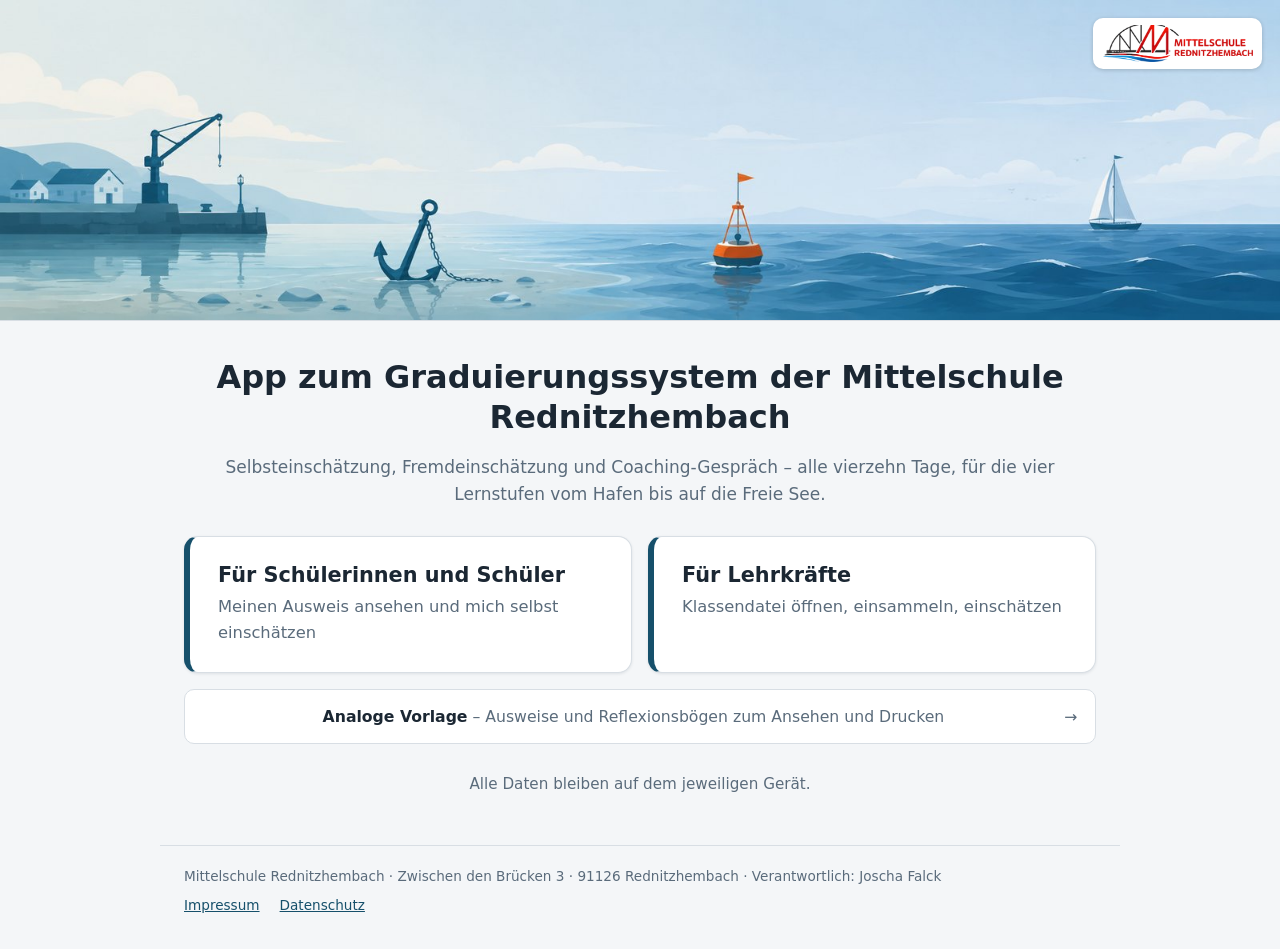
<file: index.html>
<!doctype html>
<html lang="de">
<head>
<meta charset="utf-8">
<meta name="viewport" content="width=device-width, initial-scale=1">
<meta name="theme-color" content="#16506B">
<meta name="robots" content="noindex, nofollow">
<title>Graduierung – MS Rednitzhembach</title>
<link rel="icon" href="symbole/symbol-192.png" type="image/png">
<link rel="stylesheet" href="seite.css">
<style>
  /* Nur die Startseite: Der Inhalt sitzt unter dem Bild statt in der Mitte zu
     schweben -- vorher verteilte `justify-content: center` den Platz nach oben
     und unten, und auf breiten Bildschirmen stand der Block im Nichts. */
  main { text-align: center; padding-bottom: 3rem; }
  .eingaenge { text-align: left; }
  .startseite-hinweis { margin: 1.75rem 0 0; color: var(--leise); font-size: 0.95rem; }
</style>
</head>
<body>

<header class="titelbild">
  <img src="bilder/header.jpg"
       srcset="bilder/header.jpg 1600w, bilder/header-gross.jpg 2400w"
       sizes="100vw"
       alt=""
       width="1600" height="400">
  <span class="schullogo-feld">
    <img src="symbole/schullogo.png"
         alt="Mittelschule Rednitzhembach" width="900" height="237">
  </span>
</header>

<main class="bahn">
  <h1>App zum Graduierungssystem der Mittelschule Rednitzhembach</h1>
  <p class="lang">Selbsteinschätzung, Fremdeinschätzung und Coaching-Gespräch –
    alle vierzehn Tage, für die vier Lernstufen vom Hafen bis auf die Freie See.</p>

  <div class="eingaenge">
    <a class="eingang" href="schueler/">
      <strong>Für Schülerinnen und Schüler</strong>
      <span>Meinen Ausweis ansehen und mich selbst einschätzen</span>
    </a>

    <a class="eingang" href="lehrkraft/">
      <strong>Für Lehrkräfte</strong>
      <span>Klassendatei öffnen, einsammeln, einschätzen</span>
    </a>
  </div>

  <a class="eingang-leise" href="material/">
    <strong>Analoge Vorlage</strong>
    <em> – Ausweise und Reflexionsbögen zum Ansehen und Drucken</em>
  </a>

  <p class="startseite-hinweis">Alle Daten bleiben auf dem jeweiligen Gerät.</p>
</main>

<footer class="bahn">
  <div class="fuss-reihe">
    <p>Mittelschule Rednitzhembach · Zwischen den Brücken 3 · 91126 Rednitzhembach ·
      Verantwortlich: Joscha Falck</p>
    <p class="fuss-verweise">
      <a href="impressum.html">Impressum</a>
      <a href="datenschutz.html">Datenschutz</a>
    </p>
  </div>
</footer>

</body>
</html>
</file>
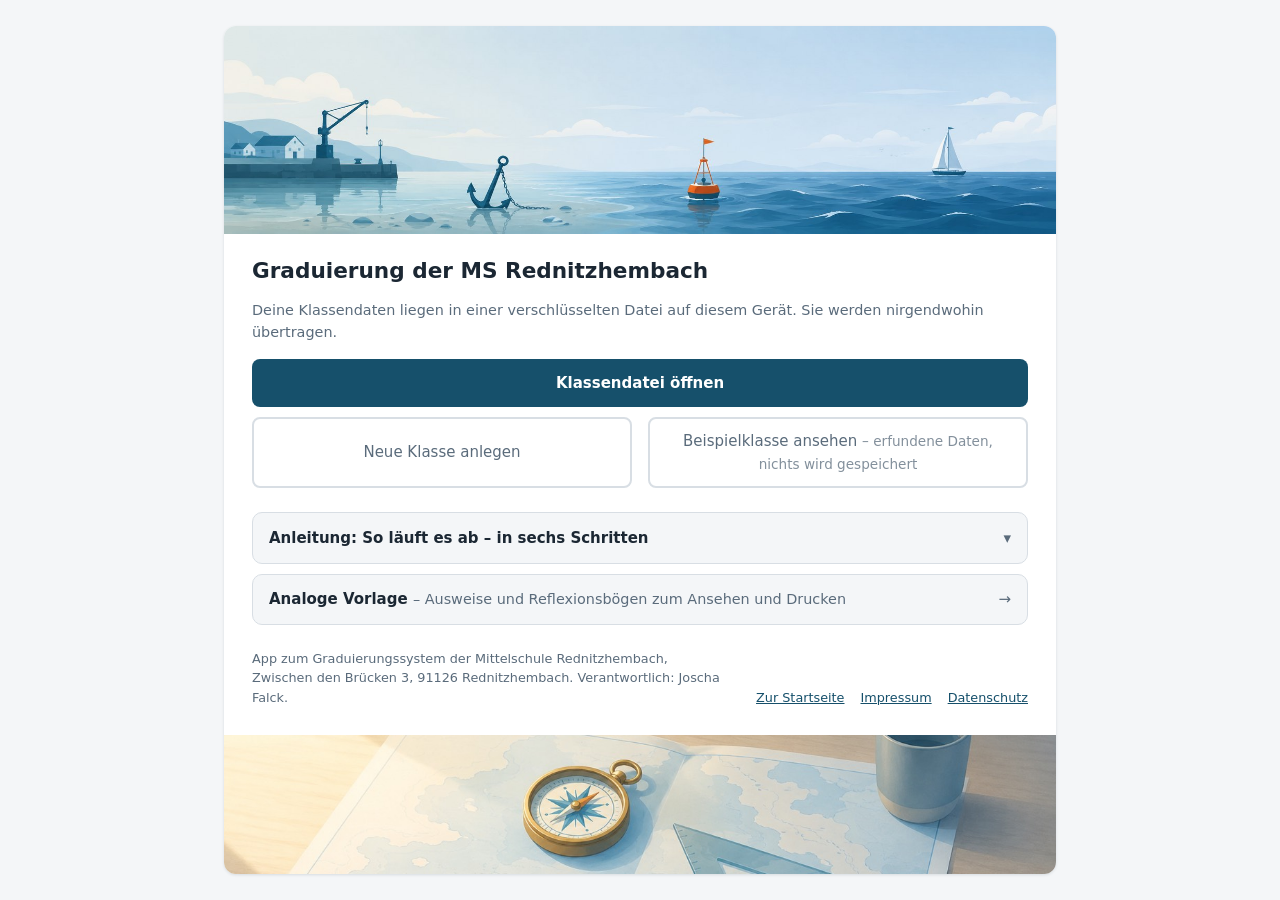
<file: lehrkraft/index.html>
<!doctype html>
<html lang="de">
<head>
<meta charset="utf-8">
<meta name="viewport" content="width=device-width, initial-scale=1">
<meta name="theme-color" content="#16506B">
<meta name="robots" content="noindex, nofollow">
<title>Graduierung – Lehrkraft</title>
<link rel="icon" href="../symbole/symbol-192.png" type="image/png">
<link rel="stylesheet" href="stil.css">
</head>
<body>

<!-- Einstieg: Datei öffnen oder anlegen ------------------------------------->
<div class="einstieg" id="einstieg">
  <div class="einstieg-karte">
    <!-- Dasselbe Kopfband wie auf der Startseite und in der Schüleranwendung.
         Ohne Logo: Die Schule steht in der Überschrift, das Bild bleibt ruhig. -->
    <header class="karten-kopf">
      <img class="karten-bild" src="../bilder/header.jpg"
           srcset="../bilder/header.jpg 1600w, ../bilder/header-gross.jpg 2400w"
           sizes="(min-width: 56rem) 52rem, 100vw"
           alt="" width="1600" height="400">
    </header>
    <h1>Graduierung der MS Rednitzhembach</h1>
    <p class="lang">Deine Klassendaten liegen in einer verschlüsselten Datei auf diesem Gerät.
      Sie werden nirgendwohin übertragen.</p>

    <div id="einstieg-start">
      <!-- Zuletzt geöffnete Datei, gemerkt über IndexedDB. Erscheint nur, wenn
           es einen Griff gibt -- also nicht beim allerersten Start und nicht
           in Browsern ohne File System Access API. -->
      <div class="zuletzt" id="zuletzt" hidden>
        <p class="zuletzt-kopf">Zuletzt geöffnet</p>
        <button type="button" class="knopf-gross" id="zuletzt-oeffnen">
          <span id="zuletzt-name">–</span></button>
        <button type="button" class="knopf-winzig" id="zuletzt-vergessen">nicht mehr merken</button>
      </div>
      <button type="button" class="knopf-gross" id="datei-oeffnen">Klassendatei öffnen</button>
      <!-- Die beiden Nebenwege nebeneinander: Auf der breiten Karte wäre jeder
           für sich über die volle Breite ein sehr großer Knopf für sehr wenig. -->
      <div class="zwei-spalten einstieg-reihe">
        <button type="button" class="knopf-leise" id="datei-neu">Neue Klasse anlegen</button>
        <button type="button" class="knopf-leise" id="beispiel-oeffnen">
          Beispielklasse ansehen <em>– erfundene Daten, nichts wird gespeichert</em>
        </button>
      </div>
    </div>

    <!-- Neue Klasse -->
    <form id="formular-neu" hidden>
      <!-- „8a" und „2026/27" brauchen keine ganze Zeile -->
      <div class="zwei-spalten">
        <label class="feld"><span>Klasse</span>
          <input type="text" id="neu-klasse" placeholder="8a"></label>
        <label class="feld"><span>Schuljahr</span>
          <input type="text" id="neu-schuljahr" placeholder="2026/27"></label>
      </div>
      <label class="feld"><span>Erster Tag des ersten Zeitraums</span>
        <input type="date" id="neu-start"></label>
      <label class="feld"><span>Namen der Klasse <em>(kann warten)</em></span>
        <textarea id="neu-namen" rows="4"
                  placeholder="Ein Name je Zeile – oder leer lassen und die Liste beim ersten Einsammeln aufbauen."></textarea></label>
      <!-- Zweimal eingeben wie beim Passwortwechsel: Ein Tippfehler hier ist das
           einzige wirklich Unumkehrbare -- die Lehrkraft notiert sich das
           gewollte Passwort, die Datei trägt das vertippte, und beim zweiten
           Öffnen ist die Klasse zu. -->
      <div class="zwei-spalten">
        <label class="feld"><span>Passwort für die Datei</span>
          <input type="password" id="neu-passwort" autocomplete="new-password">
          <span class="zaehler" id="neu-guete"></span></label>
        <label class="feld"><span>Noch einmal</span>
          <input type="password" id="neu-passwort-wdh" autocomplete="new-password"></label>
      </div>
      <!-- Stand vorher als leiser `.hinweis` unter dem Feld. Was hier schiefgeht,
           ist aber nicht klein: Die Datei ist AES-verschlüsselt, ohne Passwort
           gibt es keinen Weg zurück -- auch nicht für mich. -->
      <p class="warnfeld">
        <strong>Dieses Passwort ist der einzige Schlüssel.</strong>
        Die Klassendatei ist verschlüsselt; ohne das Passwort sind die Daten
        eines ganzen Schuljahres weg. Es gibt keine Wiederherstellung, keine
        Hintertür und keine Rückfrage. <strong>Schreib es dir jetzt auf</strong> –
        an einer Stelle, die du in acht Wochen noch findest.</p>
      <p class="fehler" id="neu-fehler" role="alert" hidden></p>
      <button type="submit" class="knopf-gross">Anlegen und speichern</button>
      <button type="button" class="knopf-leise" data-zurueck>Zurück</button>
    </form>

    <!-- Passwort für vorhandene Datei -->
    <form id="formular-oeffnen" hidden>
      <p class="dateiname" id="oeffnen-name">–</p>
      <label class="feld"><span>Passwort</span>
        <input type="password" id="oeffnen-passwort" autocomplete="current-password"></label>
      <p class="fehler" id="oeffnen-fehler" role="alert" hidden></p>
      <button type="submit" class="knopf-gross">Öffnen</button>
      <button type="button" class="knopf-leise" data-zurueck>Zurück</button>
    </form>

    <!-- Anleitung und Material bilden ein Paar: beide führen weg vom Öffnen
         einer Klasse, beide sind Nachschlagewerk. Deshalb dieselbe leise
         Fläche und dieselbe Ausrichtung -- abgesetzt von den drei Knöpfen. -->
    <div class="einstieg-mehr">
    <details class="anleitung-kurz">
      <summary>Anleitung: So läuft es ab – in sechs Schritten</summary>
      <ol>
        <li><strong>Klasse anlegen</strong> – Klasse, Schuljahr, Startdatum und ein Passwort.
          Namen kannst du gleich einfügen oder später aus den ersten Abgaben aufbauen.</li>
        <li><strong>Adresse an die Klasse geben</strong> – QR-Code der Schüleradresse an die Wand.</li>
        <li><strong>Kinder schätzen sich ein</strong> und schicken das Ergebnis per AirDrop.</li>
        <li><strong>Einsammeln</strong> – die empfangenen Dateien in die Anwendung ziehen.</li>
        <li><strong>Fremdeinschätzung</strong> eintragen, Kind für Kind oder Kriterium für Kriterium.</li>
        <li><strong>Coaching-Gespräch</strong> führen und das Ergebnis festhalten.</li>
      </ol>
      <p>Ausführlich steht das unter „Anleitung“, sobald eine Klasse geöffnet ist.</p>
    </details>

    <!-- Eigene Seite statt des Bereichs in der Anwendung: Das Material soll
         auch ohne geöffnete Klasse erreichbar sein -- für eine Fortbildung
         oder wenn nur etwas ausgedruckt werden soll. -->
    <a class="knopf-verweis" href="../material/">
      Analoge Vorlage
      <em>– Ausweise und Reflexionsbögen zum Ansehen und Drucken</em>
    </a>
    </div>

    <p class="fusszeile-klein">
      <span>App zum Graduierungssystem der Mittelschule Rednitzhembach,
        Zwischen den Brücken 3, 91126 Rednitzhembach. Verantwortlich: Joscha Falck.</span>
      <span class="fuss-rechtliches">
        <a href="../">Zur Startseite</a>
        <a href="../impressum.html">Impressum</a>
        <a href="../datenschutz.html">Datenschutz</a></span></p>

    <!-- Abschlussband: dasselbe Motiv, das vorher oben stand. -->
    <img class="karten-fuss" src="../bilder/einstieg-lehrkraft.jpg" alt=""
         width="1200" height="600">
  </div>
</div>

<!-- Anwendung --------------------------------------------------------------->
<div id="anwendung" hidden>
  <div class="beispielleiste" id="beispielleiste" hidden>
    <span class="beispiel-marke">Beispiel</span>
    <span>Erfundene Kinder, erfundene Einschätzungen. Nichts wird gespeichert.</span>
    <span class="leiste-fuell"></span>
    <button type="button" id="beispiel-beenden">Testmodus verlassen</button>
  </div>

  <header class="kopf">
    <div class="kopf-links">
      <p class="kopf-oben">Klasse <span id="kopf-klasse">–</span> · <span id="kopf-schuljahr">–</span></p>
      <h1 class="kopf-name" id="kopf-titel">Übersicht</h1>
    </div>
    <span class="kopf-logo-feld">
      <img src="../symbole/schullogo.png" alt="Mittelschule Rednitzhembach" width="900" height="237">
    </span>
  </header>

  <div class="leiste">
    <label class="zeitraumwahl">Zeitraum
      <select id="leiste-zeitraum" aria-label="Zeitraum wählen"></select>
    </label>
    <button type="button" class="knopf-winzig" id="zeitraum-heute" hidden>zurück zu heute</button>
    <span id="leiste-status" class="leiste-status">–</span>
    <span class="leiste-fuell"></span>
    <span class="gesichert" id="gesichert">gesichert</span>
    <!-- Nur sichtbar, wo nicht direkt in die Arbeitsdatei geschrieben werden kann
         (Safari, oder Chrome ohne gewählten Speicherort). Dort wird bewusst nicht
         automatisch gesichert -- siehe merken() in lehrkraft.js. -->
    <button type="button" class="jetzt-sichern" id="jetzt-sichern" hidden>gesichert</button>
  </div>

  <main class="inhalt">
    <!-- Übersicht -->
    <section class="ansicht" id="ansicht-uebersicht">
      <div class="werkzeuge">
        <button type="button" class="knopf-klein" id="kind-anlegen">+ Kind hinzufügen</button>
        <button type="button" class="knopf-klein" id="klassencode-zeigen">Klassen-Link zeigen</button>
      </div>

      <!-- Der Weg der Kinder in die Schüleranwendung (Anleitung Schritt 2):
           Code an die Wand projizieren oder als Plakat ins Klassenzimmer
           hängen. Das Kopfband und die große Schrift sind nur im Druck
           sichtbar -- am Bildschirm bleibt der Kasten schlicht. -->
      <div class="klassencode" id="klassencode" hidden>
        <img class="klassencode-band" src="../bilder/header.jpg" alt="" width="1600" height="400">
        <h3 class="klassencode-titel">Meine Selbsteinschätzung</h3>
        <p class="klassencode-unter" id="klassencode-unter">–</p>
        <div id="klassencode-bild"></div>
        <p class="klassencode-anleitung">Scanne den Code mit der Kamera deines iPads –
          deine Klasse ist schon eingetragen.</p>
        <p class="hinweis" id="klassencode-adresse"></p>
        <p class="klassencode-fuss">Graduierungssystem der Mittelschule Rednitzhembach</p>
        <div class="klassencode-knoepfe">
          <button type="button" class="knopf-klein" id="klassencode-drucken">Als Plakat drucken</button>
          <button type="button" class="knopf-klein" id="klassencode-zu">Schließen</button>
        </div>
      </div>
      <p class="punktlegende">Ein Punkt je Zeitraum des Blocks:
        <span class="punkt beide" aria-hidden="true"></span> beides da ·
        <span class="punkt halb" aria-hidden="true"></span> eins von beidem ·
        <span class="punkt" aria-hidden="true"></span> nichts erfasst</p>
      <div id="klassenliste"></div>
    </section>

    <!-- Einsammeln -->
    <section class="ansicht" id="ansicht-import" hidden>
      <div class="ablage" id="ablage">
        <p><strong>Selbsteinschätzungen einlesen</strong></p>
        <p class="lang">Zieh die per AirDrop empfangenen Dateien hierher –
          oder wähle sie aus. Mehrere auf einmal sind kein Problem.</p>
        <button type="button" class="knopf-klein" id="dateien-waehlen">Dateien auswählen</button>
        <input type="file" id="datei-eingabe" accept="application/json,.json" multiple hidden>
      </div>
      <div id="import-ergebnis"></div>
      <div id="import-fehlliste"></div>
    </section>

    <!-- Verlauf eines Kindes -->
    <section class="ansicht" id="ansicht-kind" hidden>
      <button type="button" class="knopf-klein" id="kind-zurueck">← Zur Übersicht</button>
      <h1 class="kind-titel" id="kind-titel">–</h1>
      <p class="lang" id="kind-unter">–</p>

      <button type="button" class="knopf-gross schmal" id="kind-coaching-starten" hidden>
        Coaching-Gespräch führen</button>

      <!-- Bewusst hier und nicht in der Übersicht: Umbenennen und Entfernen
           passieren selten, und Entfernen löscht den ganzen Verlauf mit. Wer
           hier steht, hat diesen Verlauf gerade vor sich. -->
      <div class="werkzeuge werkzeuge-kind">
        <button type="button" class="knopf-klein" id="kind-auskunft">Auskunft nach Art. 15 DSGVO</button>
        <button type="button" class="knopf-klein" id="kind-umbenennen">Umbenennen</button>
        <button type="button" class="knopf-klein leise" id="kind-entfernen">Aus der Klasse entfernen</button>
      </div>

      <h2>Stufenverlauf</h2>
      <div id="kind-band"></div>

      <h2>Zeiträume</h2>
      <div class="tabellenrahmen"><div id="kind-zeitraeume"></div></div>

      <h2>Coaching-Gespräche</h2>
      <div id="kind-coachings"></div>
    </section>

    <!-- Coaching-Gespräch -->
    <section class="ansicht" id="ansicht-coaching" hidden>
      <p class="lang">Wähle das Kind, mit dem du sprichst. Der Bogen darunter zeigt die
        vier Zeiträume des Blocks, in dem der oben gewählte Zeitraum liegt.</p>
      <div class="wahlleiste" id="coaching-wahl"></div>
      <button type="button" class="knopf-klein" id="coaching-zurueck" hidden>← Zurück</button>
      <h1 class="kind-titel" id="coaching-titel">–</h1>
      <p class="lang" id="coaching-unter">–</p>

      <h2>Der Bogen</h2>
      <p class="hinweis">S = Selbsteinschätzung, L = Lehrkraft.
        Gelb hinterlegt heißt: Die beiden Sichten gehen auseinander – dort lohnt das Nachfragen.</p>
      <div class="tabellenrahmen"><div id="coaching-bogen"></div></div>

      <h2>Was das Kind geschrieben hat</h2>
      <div id="coaching-belege"></div>

      <h2>Auswertung des Gesprächs</h2>
      <form id="formular-coaching">
        <div class="entscheidung" id="coaching-entscheidung"></div>

        <label class="feld" id="feld-begruendung">
          <span>Begründung <em id="begruendung-pflicht">(bei gleicher Stufe erforderlich)</em></span>
          <textarea id="coaching-begruendung" rows="3"
                    placeholder="Woran wird weitergearbeitet?"></textarea>
        </label>

        <div class="feld" id="feld-gruende" hidden>
          <span>Gründe für die Rückstufung</span>
          <p class="hinweis">Aus dem Kriterienkatalog der Stufe, aus der zurückgestuft wird.</p>
          <div id="coaching-gruende" class="gruendeliste"></div>
        </div>

        <label class="feld" id="feld-vereinbarungen">
          <span>Vereinbarungen</span>
          <textarea id="coaching-vereinbarungen" rows="3"
                    placeholder="Was ist bis zum nächsten Gespräch verabredet?"></textarea>
        </label>

        <div class="zwei-spalten">
          <label class="feld"><span>Gilt ab</span>
            <input type="date" id="coaching-gueltigab"></label>
          <label class="feld haken-feld">
            <input type="checkbox" id="coaching-ausweis">
            <span>Ausweis zur neuen Lernstufe wurde überreicht</span></label>
        </div>

        <p class="fehler" id="coaching-fehler" role="alert" hidden></p>
        <!-- Nach dem Festhalten: der Rückweg aufs Kindergerät (KONZEPT 5) -->
        <div class="stufencode" id="stufencode" hidden>
          <h3 id="stufencode-titel">–</h3>
          <p class="lang" id="stufencode-text">–</p>
          <div id="stufencode-bild"></div>
          <p class="hinweis" id="stufencode-adresse"></p>
          <button type="button" class="knopf-leise" id="stufencode-zu">Schließen</button>
        </div>
        <div class="zwei-spalten">
          <button type="submit" class="knopf-gross">Gespräch festhalten</button>
          <button type="button" class="knopf-leise" id="coaching-drucken">Bogen drucken</button>
        </div>
      </form>
    </section>

    <!-- Fremdeinschätzung -->
    <section class="ansicht" id="ansicht-fremd" hidden>
      <div class="moduswahl" role="group" aria-label="Erfassungsart">
        <button type="button" class="modus aktiv" data-modus="kind">Nach Kind</button>
        <button type="button" class="modus" data-modus="kriterium">Nach Kriterium</button>
      </div>
      <p class="lang" id="fremd-hinweis"></p>
      <div class="wahlleiste" id="fremd-wahl"></div>
      <!-- Die Zeichen X ~ O stehen in den Knöpfen ohne Wortmarke (die ist dort
           nur für Screenreader da). Ohne diese Legende muss man sie raten. -->
      <p class="legende skalenlegende" id="fremd-legende"></p>
      <div id="fremd-raster"></div>
    </section>

    <!-- Datei -->
    <section class="ansicht" id="ansicht-datei" hidden>
      <p class="warnfeld" id="katalog-warnung" hidden></p>
      <p class="lang" id="datei-modus">Änderungen werden automatisch gesichert, solange diese
        Klasse geöffnet ist. Lege am Ende der Bearbeitung trotzdem eine eigene Sicherung ab –
        dann liegen die Klassendaten unabhängig von Browser und Gerät bei dir.</p>

      <div class="knopfreihe">
        <button type="button" class="knopf-gross" id="datei-kopie">Klassendaten lokal sichern</button>
        <button type="button" class="knopf-leise" id="datei-schliessen">Klasse schließen</button>
      </div>

      <h2>Wöchentliche Sicherung</h2>
      <p class="lang" id="sicherung-lage">–</p>
      <div class="knopfreihe" id="sicherung-knoepfe">
        <button type="button" class="knopf-gross" id="sicherung-ordner">Sicherungsordner wählen</button>
        <button type="button" class="knopf-leise" id="sicherung-jetzt">Jetzt sichern</button>
        <button type="button" class="knopf-leise" id="sicherung-vergessen">Ordner vergessen</button>
      </div>
      <ul class="sicherung-liste" id="sicherung-liste"></ul>

      <h2>Passwort ändern</h2>
      <p class="lang" id="passwort-hinweis">Das neue Passwort gilt ab dem nächsten
        Speichervorgang. Ältere Sicherungskopien behalten ihr altes Passwort – sie sind
        mit dem Schlüssel verschlüsselt, der beim Anlegen galt.</p>
      <form id="formular-passwort">
        <div class="zwei-spalten">
          <label class="feld"><span>Neues Passwort</span>
            <input type="password" id="passwort-neu" autocomplete="new-password">
            <span class="zaehler" id="passwort-guete"></span></label>
          <label class="feld"><span>Noch einmal</span>
            <input type="password" id="passwort-wdh" autocomplete="new-password"></label>
        </div>
        <p class="warnfeld">Auch das neue Passwort lässt sich nicht wiederherstellen.
          Notiere es, bevor du es änderst.</p>
        <p class="fehler" id="passwort-fehler" role="alert" hidden></p>
        <p class="meldung gut" id="passwort-erfolg" role="status" hidden></p>
        <button type="submit" class="knopf-gross">Passwort ändern</button>
      </form>
      <p class="hinweis" id="passwort-gesperrt" hidden>In der Beispielklasse gibt es
        keine Datei und damit auch kein Passwort.</p>

      <h2>Schuljahr abschließen</h2>
      <p class="lang">Löschen ist hier eine Funktion, kein Versäumnis. Am Ende des Schuljahres
        gehen die Rohdaten weg – die Lernstufen und ihr Verlauf bleiben. Ein Kind soll sich
        entwickeln können, ohne dass ein digitales Register jahrelang mitläuft.</p>
      <div id="abschluss-bilanz"></div>
      <div id="abschluss-form">
        <label class="feld haken-feld">
          <input type="checkbox" id="abschluss-texte">
          <span>Auch die Freitexte der Coaching-Gespräche löschen – Begründungen,
            Vereinbarungen und Rückstufungsgründe.
            <em>Ob das darf, hängt an der Aufbewahrungsfrist für Rückstufungsdokumente.
            Die Frage steht im Konzept noch offen.</em></span></label>
        <p class="warnfeld">Das lässt sich nicht rückgängig machen. Lege vorher eine
          Sicherungskopie ab, wenn du die Daten noch brauchen könntest – die Kopie behält
          alles, was hier verschwindet.</p>
        <button type="button" class="knopf-gross" id="abschluss-starten">Rohdaten löschen</button>
      </div>
      <p class="hinweis" id="abschluss-gesperrt" hidden>In der Beispielklasse gibt es nichts
        zu löschen – die Daten stehen nur im Arbeitsspeicher.</p>

      <h2>Diese Klasse</h2>
      <dl class="angaben" id="datei-angaben"></dl>
    </section>

    <!-- Auskunft nach Art. 15 DSGVO -->
    <section class="ansicht" id="ansicht-auskunft" hidden>
      <button type="button" class="knopf-klein" id="auskunft-zurueck">← Zurück zum Verlauf</button>
      <div id="auskunft-blatt"></div>
      <button type="button" class="knopf-gross schmal" id="auskunft-drucken">Auskunft drucken</button>
    </section>

    <!-- Anleitung -->
    <!-- Materialspeicher: das analoge Material zum System.
         Die PDFs liegen unverändert dabei, damit man sie drucken, in einer
         Fortbildung zeigen oder eine Runde ganz auf Papier führen kann. -->
    <section class="ansicht" id="ansicht-material" hidden>
      <p class="lang">Das gedruckte Material zum Graduierungssystem. Alles hier ist
        unabhängig von der Anwendung nutzbar – zum Ausdrucken, zum Nachlesen oder für
        eine Runde ganz auf Papier.</p>

      <div id="material-liste"></div>

      <p class="warnfeld" id="material-abgleich"></p>
    </section>

    <section class="ansicht" id="ansicht-anleitung" hidden>
      <p class="lang">Der Ablauf eines Zyklus – und was dabei wo gespeichert wird.</p>

      <ol class="schritte">
        <li>
          <h3>Klasse anlegen</h3>
          <p>Klasse, Schuljahr, erster Tag des ersten Zeitraums und ein Passwort. Das Passwort
            verschlüsselt die Klassendatei – <strong>ohne es gibt es keinen Weg zurück</strong>,
            auch nicht für dich. Schreib es dir auf.</p>
          <p>Die Namen kannst du als Liste einfügen (eine Zeile je Kind) oder weglassen und
            beim ersten Einsammeln aufbauen lassen.</p>
        </li>
        <li>
          <h3>Adresse an die Klasse geben</h3>
          <p>Die Kinder brauchen nur die Schüleradresse dieser Anwendung – am einfachsten als
            QR-Code an der Wand. Hängst du <code>#8a</code> an, ist die Klasse schon
            vorausgefüllt. Nichts zu installieren.</p>
          <p>Einmal zu Beginn lohnt es sich, mit der Klasse die Seite auf den Home-Bildschirm
            zu legen. Dann bleiben Name und eigener Verlauf auf dem iPad erhalten.</p>
        </li>
        <li>
          <h3>Kinder schätzen sich ein</h3>
          <p>Alle zwei Wochen. Die Kinder füllen die Kriterien ihrer Stufe aus, schreiben einen
            Belegsatz und schicken das Ergebnis per AirDrop an dein Gerät. Es wird nichts
            übertragen, was das Kind nicht selbst abschickt.</p>
        </li>
        <li>
          <h3>Einsammeln</h3>
          <p>Unter <em>Einsammeln</em> die empfangenen Dateien in das Feld ziehen – alle auf
            einmal. Namen, die es in der Klasse noch nicht gibt, landen unter „Bitte
            entscheiden“: neu anlegen, einem vorhandenen Kind zuordnen oder verwerfen.</p>
          <p><strong>Danach den Downloads-Ordner leeren.</strong> Die per AirDrop empfangenen
            Dateien sind unverschlüsselt – sie sind der einzige Klartext im ganzen Ablauf.</p>
        </li>
        <li>
          <h3>Fremdeinschätzung eintragen</h3>
          <p>Zwei Wege, oben umschaltbar: <em>Nach Kind</em> zeigt alle Kriterien eines Kindes –
            gut zur Vorbereitung eines Gesprächs. <em>Nach Kriterium</em> zeigt ein Kriterium für
            alle Kinder – schneller im Klassendurchgang und der Maßstab bleibt gleich.</p>
          <p>An jedem Eintrag steht der Stand (<code>3/5</code> oder ✓), damit nichts offen bleibt.</p>
        </li>
        <li>
          <h3>Coaching-Gespräch</h3>
          <p>Nach vier Zeiträumen, also etwa alle acht Wochen. Unter <em>Coaching</em> das Kind
            wählen: Der Bogen zeigt die vier Zeiträume mit Selbst- und Lehrkraftsicht
            nebeneinander, Abweichungen sind gelb hinterlegt.</p>
          <p>Darunter die Entscheidung – hochstufen, halten oder zurückstufen. Bei gleicher Stufe
            ist eine Begründung nötig, bei Rückstufung mindestens ein Grund. Über
            <em>Bogen drucken</em> bekommst du das Blatt mit Unterschriftenzeile.</p>
        </li>
      </ol>

      <h2>Zeitraum wechseln</h2>
      <p class="lang">Oben in der Leiste steht der Zeitraum. Er richtet sich nach dem Datum,
        lässt sich aber frei umstellen – für nachgetragene Runden, ausgelassene Wochen oder
        Gespräche, die du vorziehst. „zurück zu heute“ bringt dich wieder in die Gegenwart.</p>

      <h2>Speichern und Sichern</h2>
      <p class="lang">In Chrome schreibt die Anwendung direkt in die Datei, die du beim Anlegen
        gewählt hast – automatisch, kurz nach jeder Änderung. Safari kann das nicht. Dort wird
        deshalb <em>nicht</em> automatisch gesichert; stattdessen steht oben in der Leiste ein
        Knopf mit der Zahl der offenen Änderungen, und ein Klick darauf legt die Datei ab, die
        du über die bisherige speicherst. <strong>Deshalb die Empfehlung: Chrome benutzen.</strong></p>
      <p class="lang">Unter <em>Datei</em> legst du am Ende einer Sitzung zusätzlich eine eigene
        Sicherung ab – die Datei trägt das Datum im Namen und liegt dann unabhängig von Browser
        und Gerät bei dir. Sie ist verschlüsselt, also auch auf einem Stick oder in einem Backup
        unbedenklich.</p>

      <h2>Wo die Daten liegen</h2>
      <p class="lang">Alles bleibt auf den Geräten: die Selbsteinschätzungen bis zum Abschicken
        auf dem iPad des Kindes, die Klassendaten in deiner verschlüsselten Datei. Es gibt keinen
        Server und kein Konto. Verlierst du das Passwort, sind die Daten verloren – das ist der
        Preis dafür, dass sie sonst niemand lesen kann.</p>
    </section>
  </main>


  <footer class="fusszeile">
    <p>App zum Graduierungssystem der Mittelschule Rednitzhembach ·
      Zwischen den Brücken 3 · 91126 Rednitzhembach ·
      Verantwortlich: Joscha Falck</p>
    <p class="fuss-rechtliches">
      <a class="zur-startseite" href="../">Zur Startseite</a>
      <a href="../impressum.html">Impressum</a>
      <a href="../datenschutz.html">Datenschutz</a>
    </p>
  </footer>

  <nav class="navigation" aria-label="Bereiche">
    <button type="button" data-ansicht="uebersicht" class="aktiv">Übersicht</button>
    <button type="button" data-ansicht="import">Einsammeln</button>
    <button type="button" data-ansicht="fremd">Fremdeinschätzung</button>
    <button type="button" data-ansicht="coaching">Coaching</button>
    <button type="button" data-ansicht="datei">Datei</button>
    <button type="button" data-ansicht="material">Material</button>
    <button type="button" data-ansicht="anleitung">Anleitung</button>
  </nav>
</div>

<p id="ladefehler" class="fehler ladefehler" hidden></p>

<script type="module" src="lehrkraft.js"></script>
</body>
</html>
</file>
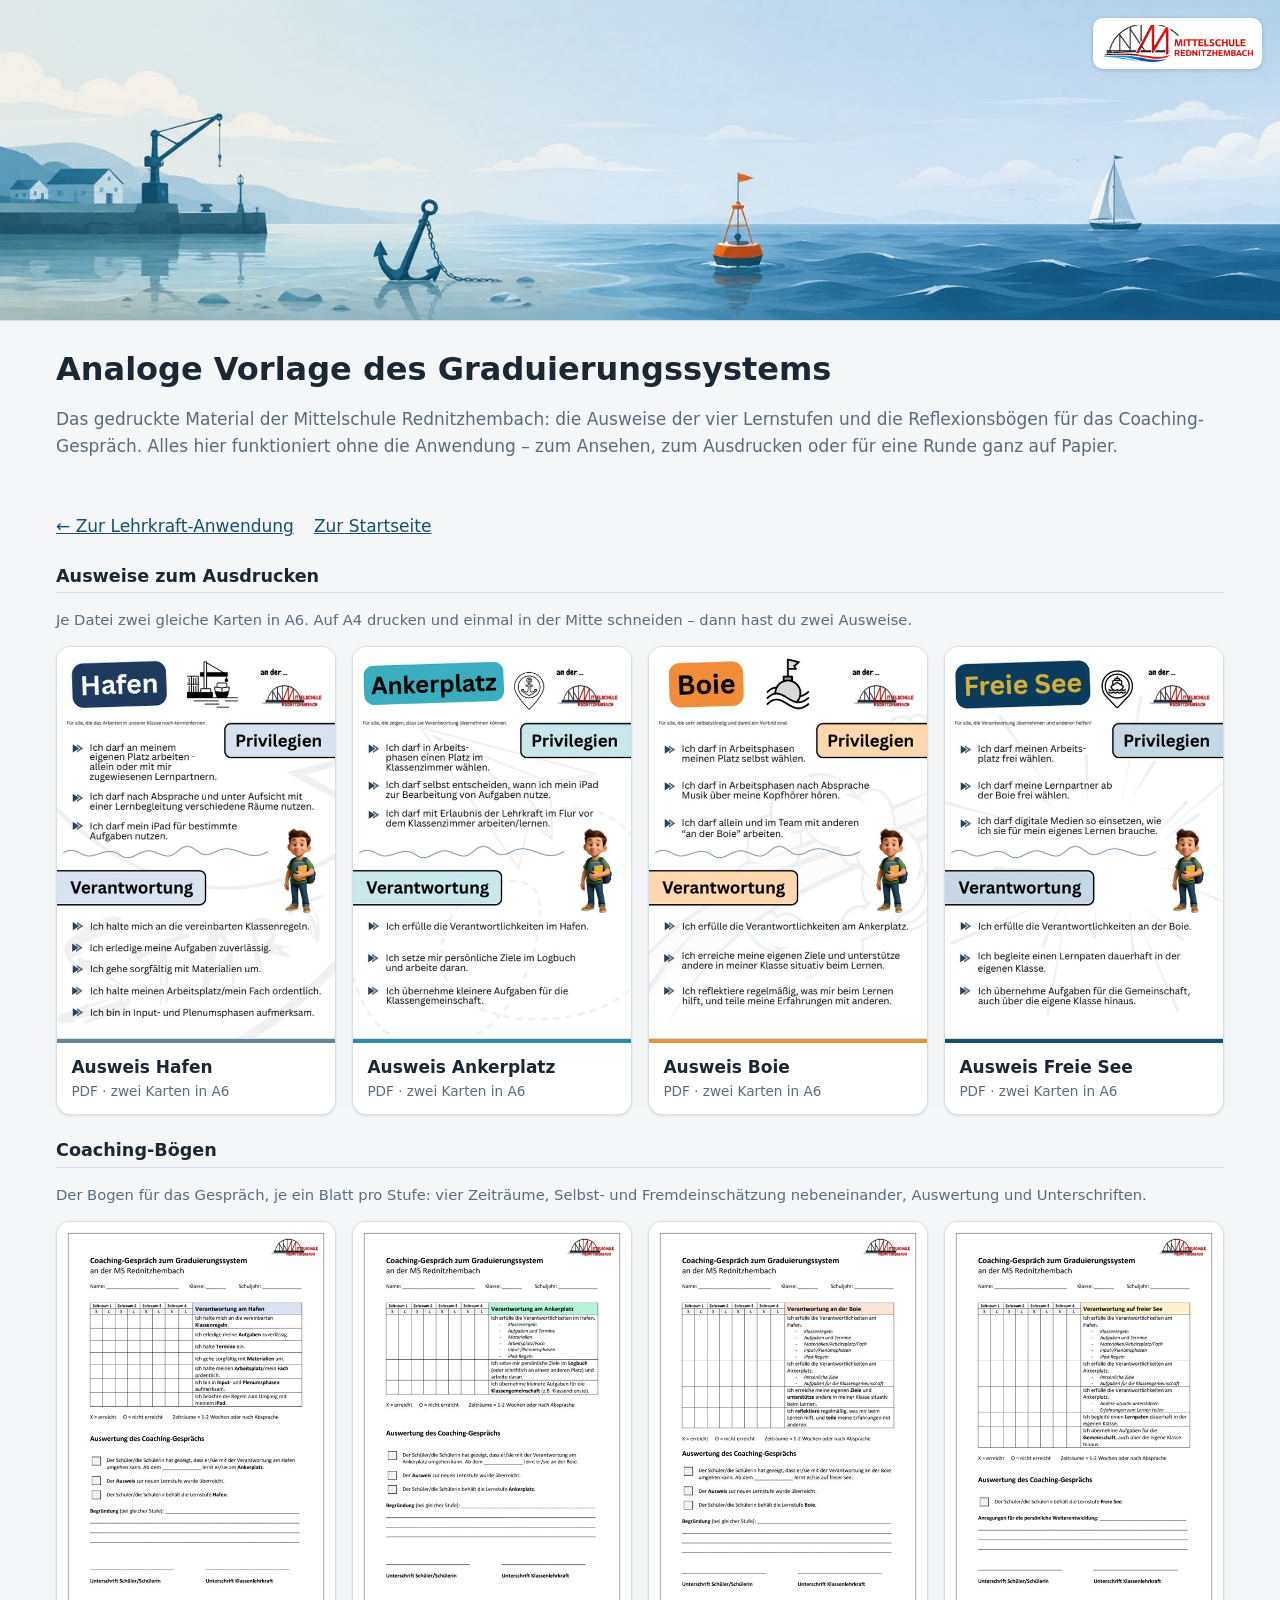
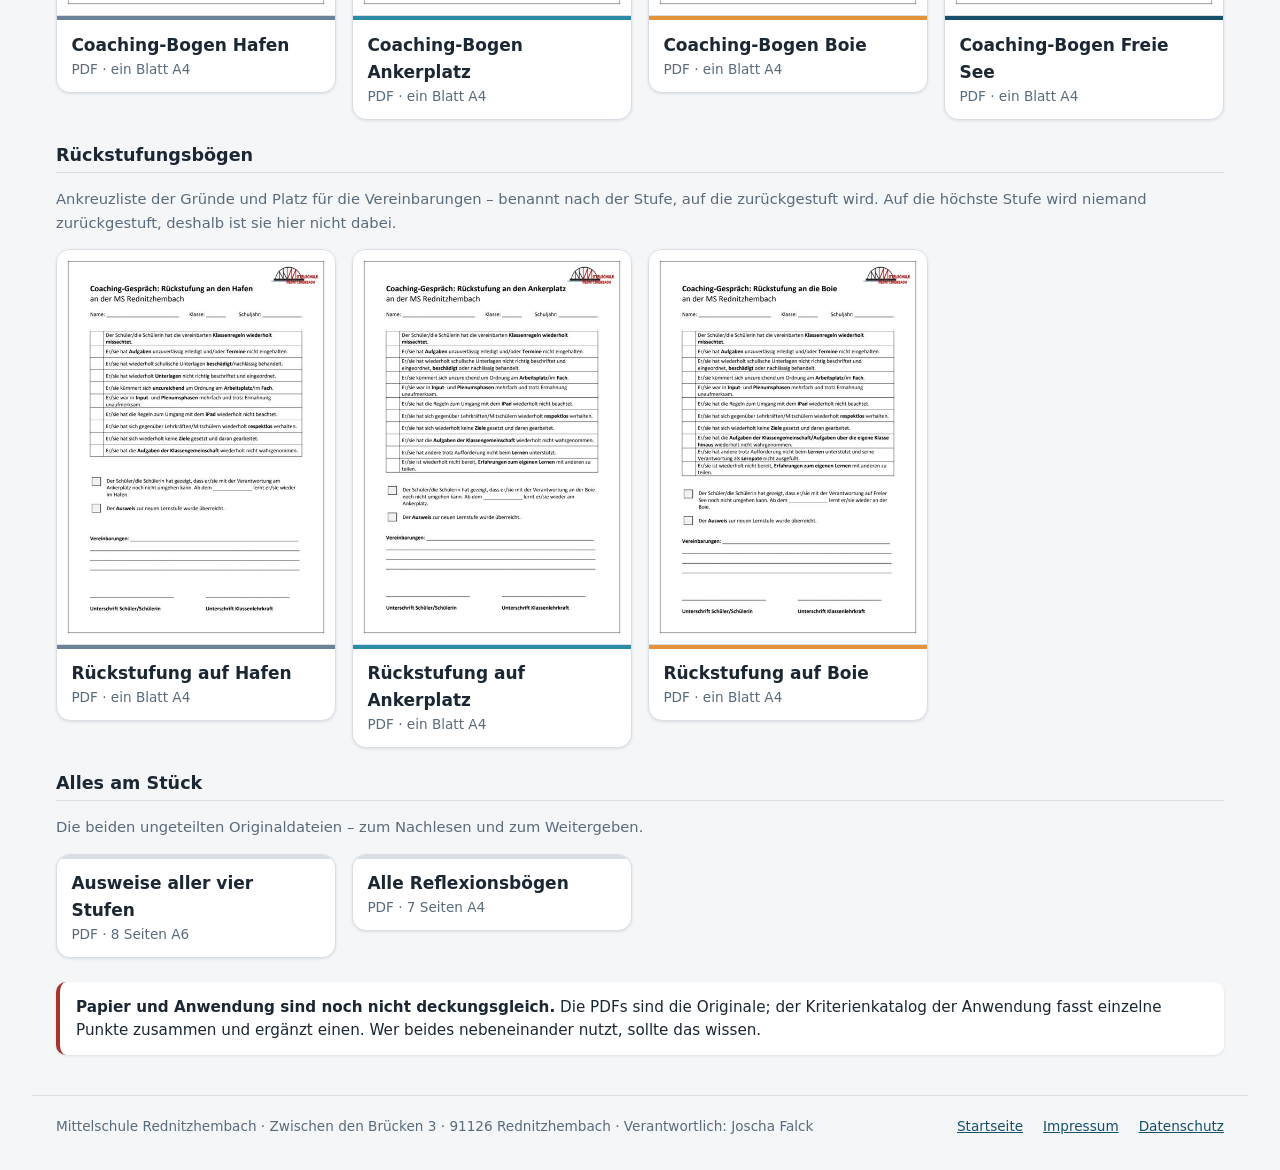
<file: material/index.html>
<!doctype html>
<html lang="de">
<head>
<meta charset="utf-8">
<meta name="viewport" content="width=device-width, initial-scale=1, viewport-fit=cover">
<meta name="theme-color" content="#16506B">
<title>Analoge Vorlage – Graduierung MS Rednitzhembach</title>
<link rel="icon" href="../symbole/symbol-192.png" type="image/png">
<!-- Dasselbe Aussehen wie Startseite, Impressum und Datenschutz. -->
<link rel="stylesheet" href="../seite.css">
</head>
<body>

<header class="titelbild">
  <img src="../bilder/header.jpg"
       srcset="../bilder/header.jpg 1600w, ../bilder/header-gross.jpg 2400w"
       sizes="100vw" alt="" width="1600" height="400">
  <span class="schullogo-feld">
    <img src="../symbole/schullogo.png" alt="Mittelschule Rednitzhembach" width="900" height="237">
  </span>
</header>

<div class="bahn-breit" style="padding: 1.75rem 1.5rem 0">
  <h1>Analoge Vorlage des Graduierungssystems</h1>
  <p class="lang">Das gedruckte Material der Mittelschule Rednitzhembach: die Ausweise der vier
    Lernstufen und die Reflexionsbögen für das Coaching-Gespräch. Alles hier funktioniert ohne
    die Anwendung – zum Ansehen, zum Ausdrucken oder für eine Runde ganz auf Papier.</p>
</div>

<main class="bahn-breit">
  <p class="fuss-verweise" style="margin: 0 0 1.5rem">
    <a href="../lehrkraft/">← Zur Lehrkraft-Anwendung</a>
    <a href="../">Zur Startseite</a>
  </p>

  <p class="fehler" id="ladefehler" hidden></p>
  <div id="vorlagen"></div>

  <p class="warnfeld" id="abgleich"></p>
</main>

<footer class="bahn-breit">
  <div class="fuss-reihe">
    <p>Mittelschule Rednitzhembach · Zwischen den Brücken 3 · 91126 Rednitzhembach ·
      Verantwortlich: Joscha Falck</p>
    <p class="fuss-verweise">
      <a href="../">Startseite</a>
      <a href="../impressum.html">Impressum</a>
      <a href="../datenschutz.html">Datenschutz</a>
    </p>
  </div>
</footer>

<script type="module">
import { katalogLaden } from '../gemeinsam/katalog.js';
import { materialGruppen, MATERIAL_ABGLEICH } from '../gemeinsam/material.js';

const $ = (a) => document.querySelector(a);

function escapen(text) {
  const b = document.createElement('span');
  b.textContent = text;
  return b.innerHTML;
}

try {
  const katalog = await katalogLaden('../gemeinsam');

  $('#vorlagen').innerHTML = materialGruppen(katalog)
    .map(
      (gruppe) => `
      <section>
        <h2>${escapen(gruppe.titel)}</h2>
        <p class="hinweis">${escapen(gruppe.hinweis)}</p>
        <ul class="vorlagen">
          ${gruppe.stuecke
            .map(
              (s) => `
            <li>
              <a class="vorlage" href="${s.datei}" target="_blank" rel="noopener">
                ${s.vorschau && !gruppe.ohneVorschau
                  ? `<img class="vorlage-bild" src="${s.vorschau}" alt=""
                          width="520" height="736" loading="lazy">`
                  : ''}
                <span class="vorlage-text" style="--farbe:${s.farbe ?? 'var(--linie)'}">
                  <span class="vorlage-name">${escapen(s.titel)}</span>
                  <span class="vorlage-zusatz">${escapen(s.zusatz)}</span>
                </span>
              </a>
            </li>`
            )
            .join('')}
        </ul>
      </section>`
    )
    .join('');

  $('#abgleich').innerHTML =
    `<strong>${escapen(MATERIAL_ABGLEICH.split('.')[0])}.</strong>` +
    escapen(MATERIAL_ABGLEICH.slice(MATERIAL_ABGLEICH.indexOf('.') + 1));
} catch (fehler) {
  $('#ladefehler').textContent = `Die Übersicht konnte nicht geladen werden: ${fehler.message}`;
  $('#ladefehler').hidden = false;
}
</script>

</body>
</html>
</file>
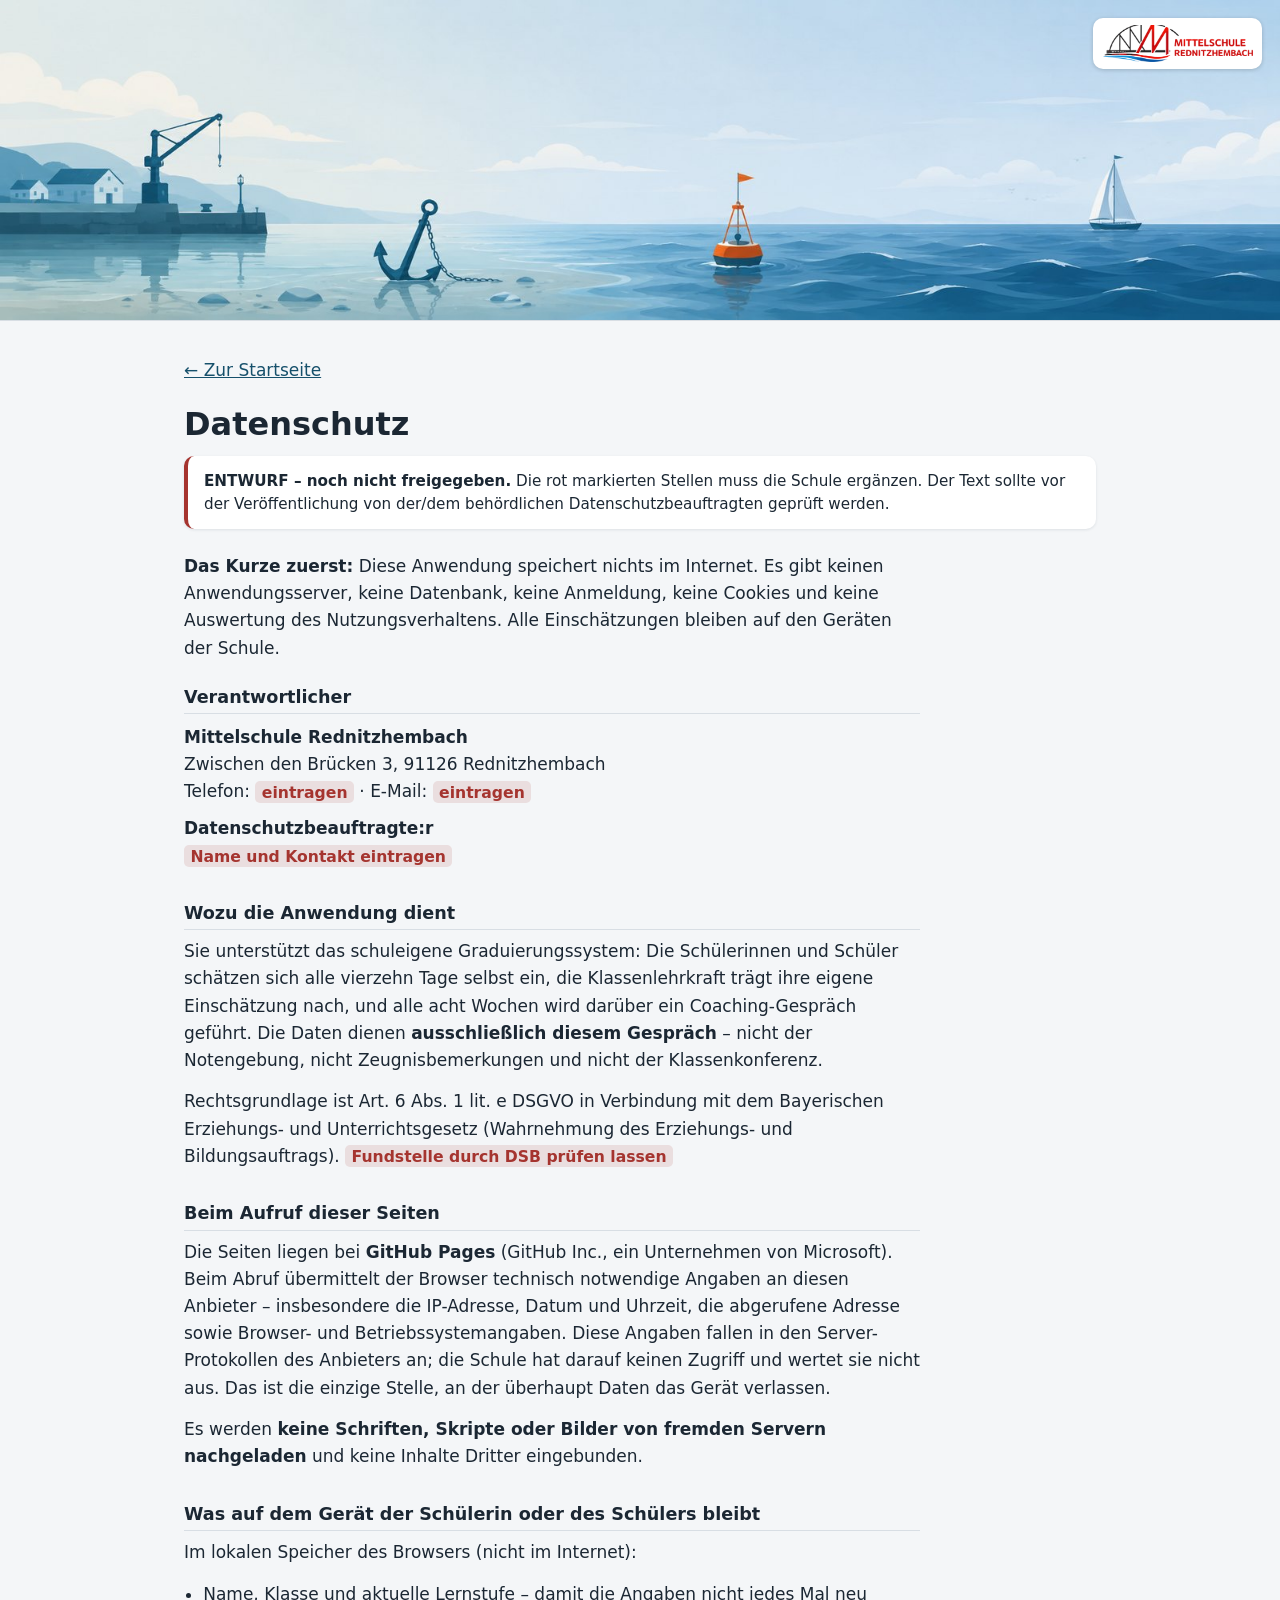
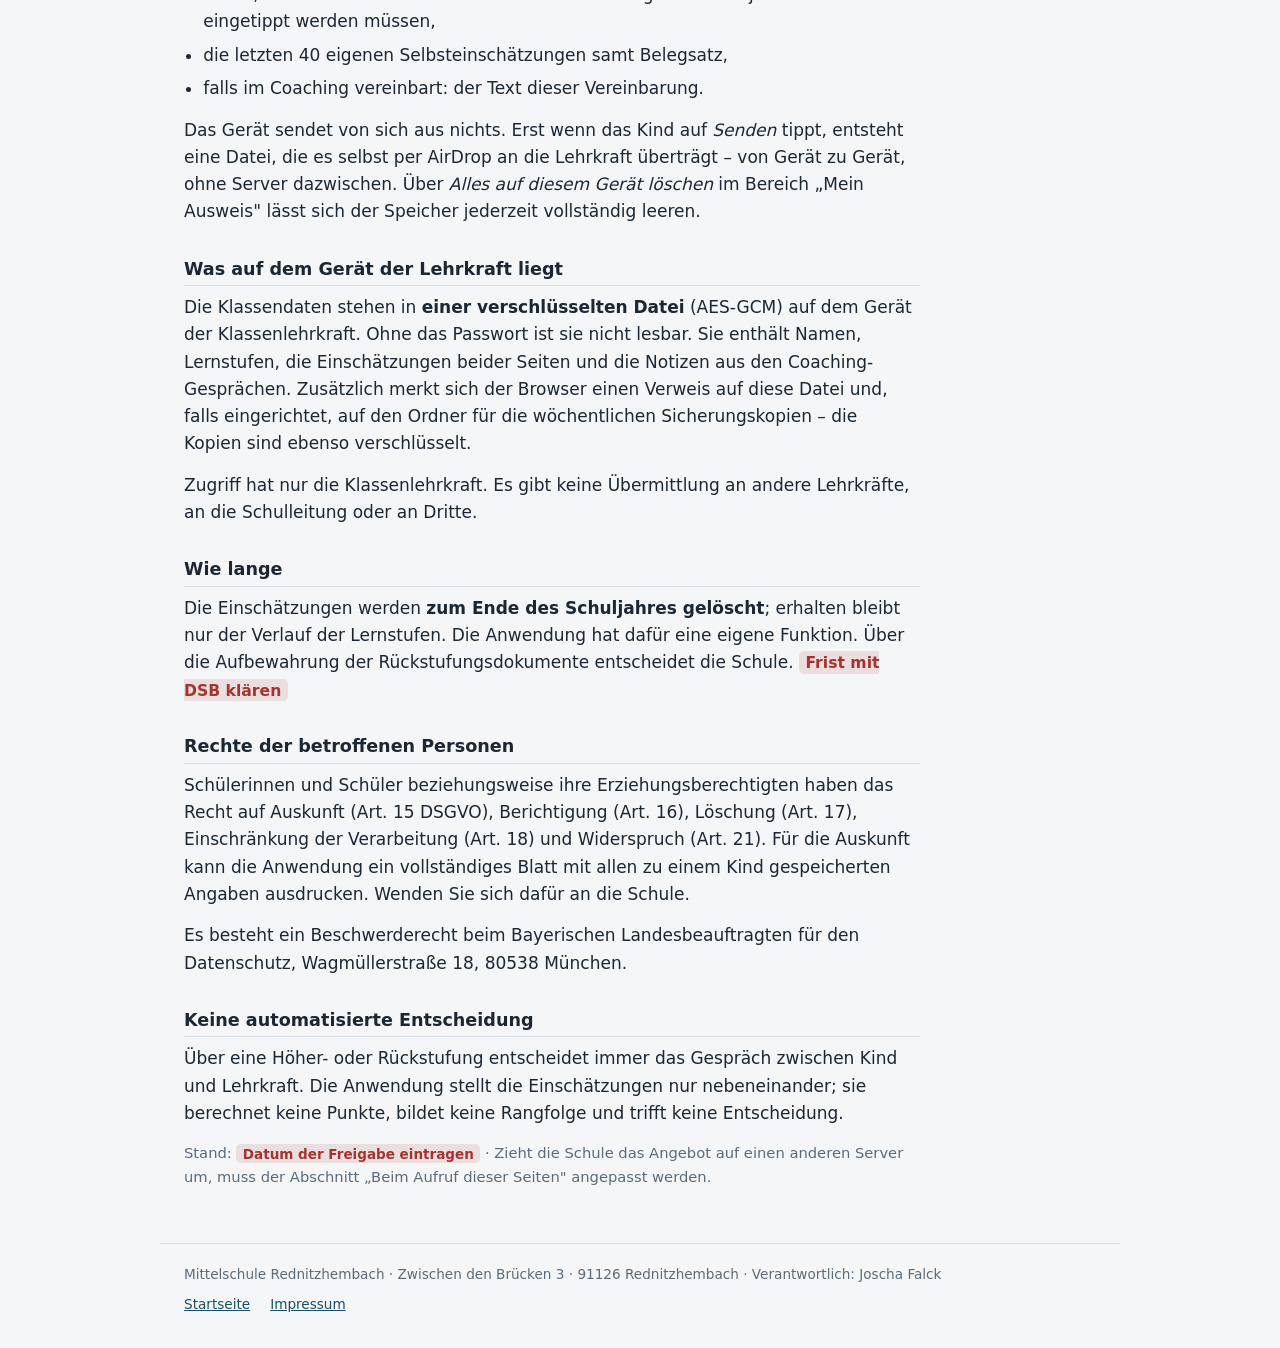
<file: datenschutz.html>
<!doctype html>
<html lang="de">
<head>
<meta charset="utf-8">
<meta name="viewport" content="width=device-width, initial-scale=1">
<meta name="theme-color" content="#16506B">
<meta name="robots" content="noindex, nofollow">
<title>Datenschutz – Graduierung MS Rednitzhembach</title>
<link rel="icon" href="symbole/symbol-192.png" type="image/png">
<link rel="stylesheet" href="seite.css">
</head>
<body>

<header class="titelbild">
  <img src="bilder/header.jpg"
       srcset="bilder/header.jpg 1600w, bilder/header-gross.jpg 2400w"
       sizes="100vw" alt="" width="1600" height="400">
  <span class="schullogo-feld">
    <img src="symbole/schullogo.png" alt="Mittelschule Rednitzhembach" width="900" height="237">
  </span>
</header>

<main class="bahn">
  <a class="zurueck" href="./">← Zur Startseite</a>

  <h1>Datenschutz</h1>

  <p class="entwurf"><strong>ENTWURF – noch nicht freigegeben.</strong>
    Die rot markierten Stellen muss die Schule ergänzen. Der Text sollte vor der
    Veröffentlichung von der/dem behördlichen Datenschutzbeauftragten geprüft werden.</p>

  <div class="rechtstext">
    <p><strong>Das Kurze zuerst:</strong> Diese Anwendung speichert nichts im Internet.
      Es gibt keinen Anwendungsserver, keine Datenbank, keine Anmeldung, keine Cookies und
      keine Auswertung des Nutzungsverhaltens. Alle Einschätzungen bleiben auf den Geräten
      der Schule.</p>

    <h2>Verantwortlicher</h2>
    <dl>
      <dt>Mittelschule Rednitzhembach</dt>
      <dd>Zwischen den Brücken 3, 91126 Rednitzhembach<br>
        Telefon: <span class="offen">eintragen</span> ·
        E-Mail: <span class="offen">eintragen</span></dd>
      <dt>Datenschutzbeauftragte:r</dt>
      <dd><span class="offen">Name und Kontakt eintragen</span></dd>
    </dl>

    <h2>Wozu die Anwendung dient</h2>
    <p>Sie unterstützt das schuleigene Graduierungssystem: Die Schülerinnen und Schüler
      schätzen sich alle vierzehn Tage selbst ein, die Klassenlehrkraft trägt ihre eigene
      Einschätzung nach, und alle acht Wochen wird darüber ein Coaching-Gespräch geführt.
      Die Daten dienen <strong>ausschließlich diesem Gespräch</strong> – nicht der
      Notengebung, nicht Zeugnisbemerkungen und nicht der Klassenkonferenz.</p>
    <p>Rechtsgrundlage ist Art. 6 Abs. 1 lit. e DSGVO in Verbindung mit dem
      Bayerischen Erziehungs- und Unterrichtsgesetz (Wahrnehmung des Erziehungs- und
      Bildungsauftrags). <span class="offen">Fundstelle durch DSB prüfen lassen</span></p>

    <h2>Beim Aufruf dieser Seiten</h2>
    <p>Die Seiten liegen bei <strong>GitHub Pages</strong> (GitHub Inc., ein Unternehmen von
      Microsoft). Beim Abruf übermittelt der Browser technisch notwendige Angaben an diesen
      Anbieter – insbesondere die IP-Adresse, Datum und Uhrzeit, die abgerufene Adresse sowie
      Browser- und Betriebssystemangaben. Diese Angaben fallen in den Server-Protokollen des
      Anbieters an; die Schule hat darauf keinen Zugriff und wertet sie nicht aus. Das ist die
      einzige Stelle, an der überhaupt Daten das Gerät verlassen.</p>
    <p>Es werden <strong>keine Schriften, Skripte oder Bilder von fremden Servern nachgeladen</strong>
      und keine Inhalte Dritter eingebunden.</p>

    <h2>Was auf dem Gerät der Schülerin oder des Schülers bleibt</h2>
    <p>Im lokalen Speicher des Browsers (nicht im Internet):</p>
    <ul>
      <li>Name, Klasse und aktuelle Lernstufe – damit die Angaben nicht jedes Mal neu
        eingetippt werden müssen,</li>
      <li>die letzten 40 eigenen Selbsteinschätzungen samt Belegsatz,</li>
      <li>falls im Coaching vereinbart: der Text dieser Vereinbarung.</li>
    </ul>
    <p>Das Gerät sendet von sich aus nichts. Erst wenn das Kind auf <em>Senden</em> tippt,
      entsteht eine Datei, die es selbst per AirDrop an die Lehrkraft überträgt – von Gerät zu
      Gerät, ohne Server dazwischen. Über <em>Alles auf diesem Gerät löschen</em> im Bereich
      „Mein Ausweis" lässt sich der Speicher jederzeit vollständig leeren.</p>

    <h2>Was auf dem Gerät der Lehrkraft liegt</h2>
    <p>Die Klassendaten stehen in <strong>einer verschlüsselten Datei</strong> (AES-GCM) auf dem
      Gerät der Klassenlehrkraft. Ohne das Passwort ist sie nicht lesbar. Sie enthält Namen,
      Lernstufen, die Einschätzungen beider Seiten und die Notizen aus den Coaching-Gesprächen.
      Zusätzlich merkt sich der Browser einen Verweis auf diese Datei und, falls eingerichtet,
      auf den Ordner für die wöchentlichen Sicherungskopien – die Kopien sind ebenso
      verschlüsselt.</p>
    <p>Zugriff hat nur die Klassenlehrkraft. Es gibt keine Übermittlung an andere Lehrkräfte,
      an die Schulleitung oder an Dritte.</p>

    <h2>Wie lange</h2>
    <p>Die Einschätzungen werden <strong>zum Ende des Schuljahres gelöscht</strong>; erhalten
      bleibt nur der Verlauf der Lernstufen. Die Anwendung hat dafür eine eigene Funktion.
      Über die Aufbewahrung der Rückstufungsdokumente entscheidet die Schule.
      <span class="offen">Frist mit DSB klären</span></p>

    <h2>Rechte der betroffenen Personen</h2>
    <p>Schülerinnen und Schüler beziehungsweise ihre Erziehungsberechtigten haben das Recht auf
      Auskunft (Art. 15 DSGVO), Berichtigung (Art. 16), Löschung (Art. 17), Einschränkung der
      Verarbeitung (Art. 18) und Widerspruch (Art. 21). Für die Auskunft kann die Anwendung ein
      vollständiges Blatt mit allen zu einem Kind gespeicherten Angaben ausdrucken.
      Wenden Sie sich dafür an die Schule.</p>
    <p>Es besteht ein Beschwerderecht beim Bayerischen Landesbeauftragten für den Datenschutz,
      Wagmüllerstraße 18, 80538 München.</p>

    <h2>Keine automatisierte Entscheidung</h2>
    <p>Über eine Höher- oder Rückstufung entscheidet immer das Gespräch zwischen Kind und
      Lehrkraft. Die Anwendung stellt die Einschätzungen nur nebeneinander; sie berechnet keine
      Punkte, bildet keine Rangfolge und trifft keine Entscheidung.</p>

    <p class="hinweis">Stand: <span class="offen">Datum der Freigabe eintragen</span> ·
      Zieht die Schule das Angebot auf einen anderen Server um, muss der Abschnitt
      „Beim Aufruf dieser Seiten" angepasst werden.</p>
  </div>
</main>

<footer class="bahn">
  <div class="fuss-reihe">
    <p>Mittelschule Rednitzhembach · Zwischen den Brücken 3 · 91126 Rednitzhembach ·
      Verantwortlich: Joscha Falck</p>
    <p class="fuss-verweise">
      <a href="./">Startseite</a>
      <a href="impressum.html">Impressum</a>
    </p>
  </div>
</footer>

</body>
</html>
</file>
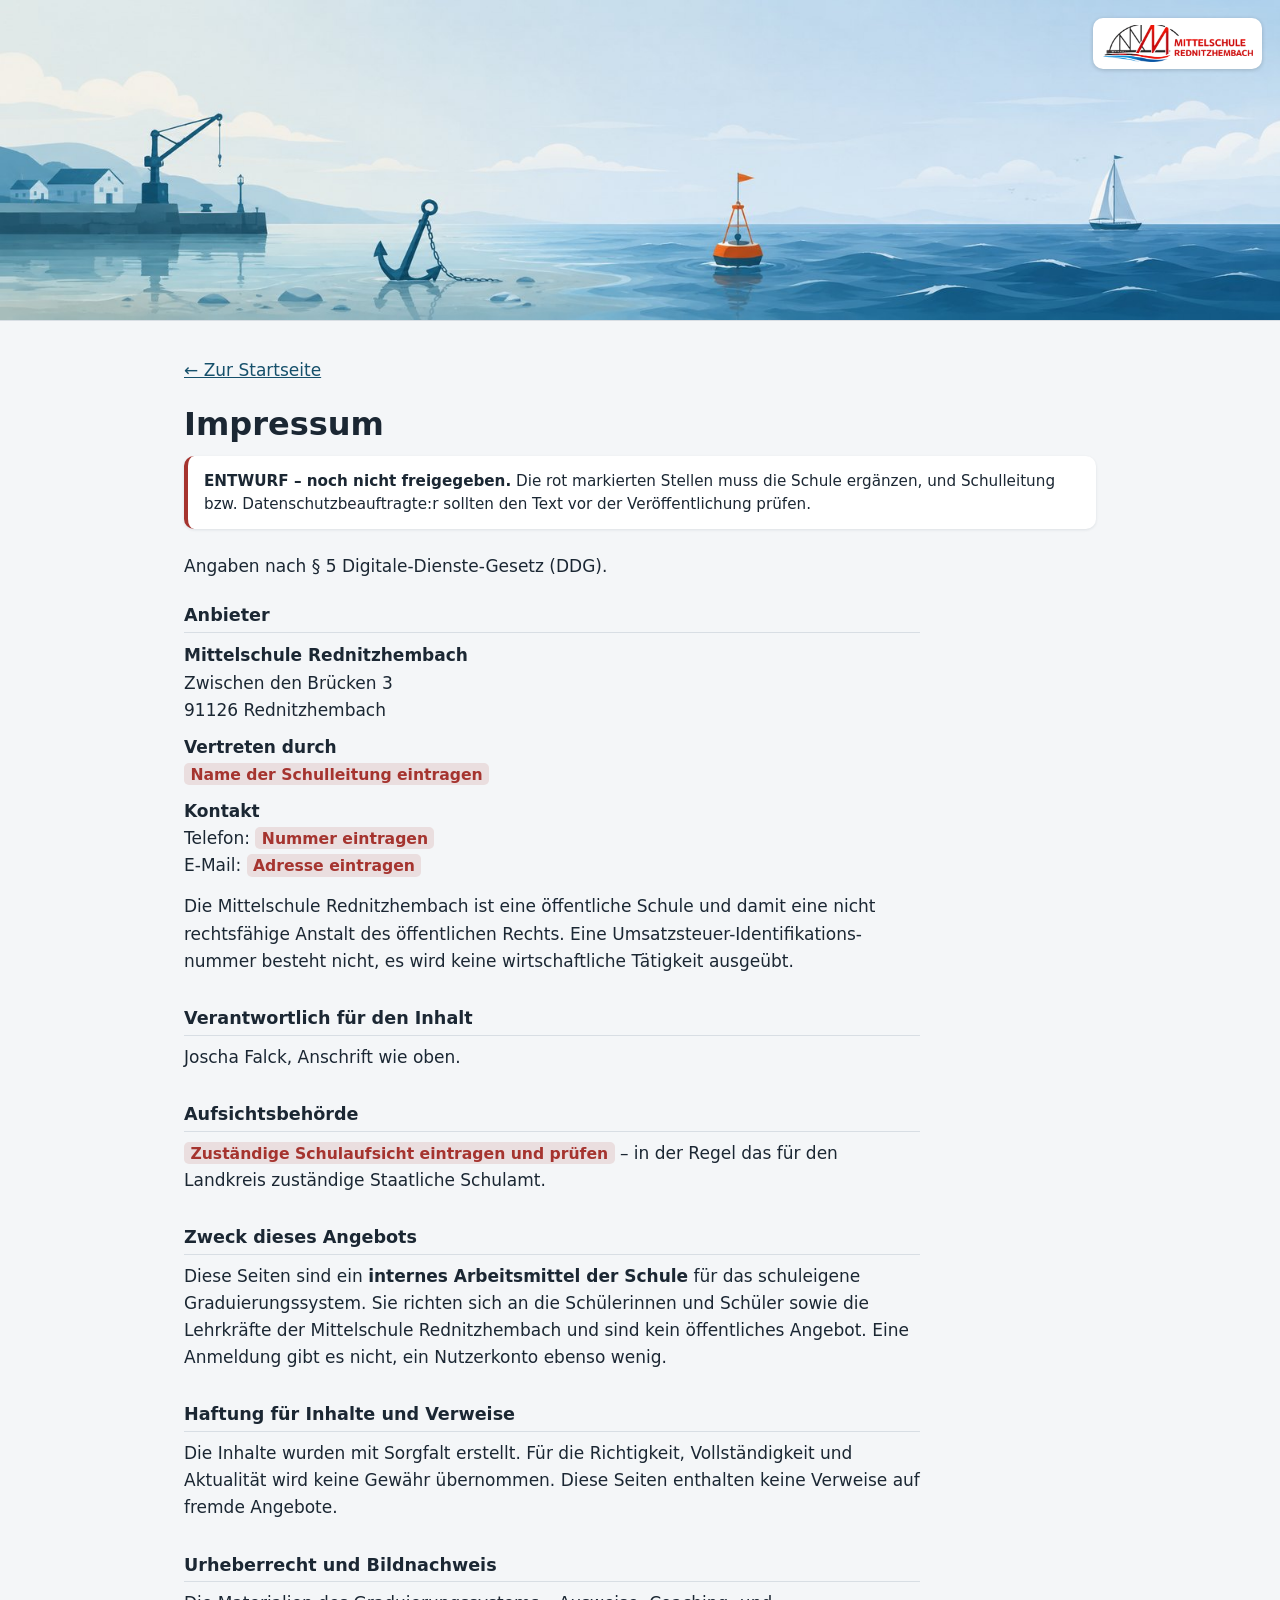
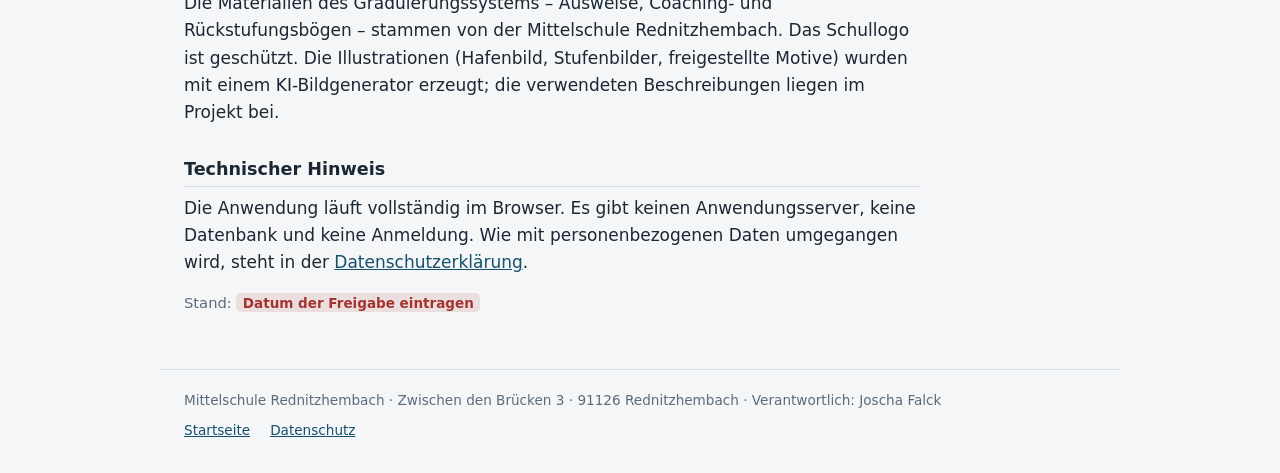
<file: impressum.html>
<!doctype html>
<html lang="de">
<head>
<meta charset="utf-8">
<meta name="viewport" content="width=device-width, initial-scale=1">
<meta name="theme-color" content="#16506B">
<meta name="robots" content="noindex, nofollow">
<title>Impressum – Graduierung MS Rednitzhembach</title>
<link rel="icon" href="symbole/symbol-192.png" type="image/png">
<link rel="stylesheet" href="seite.css">
</head>
<body>

<header class="titelbild">
  <img src="bilder/header.jpg"
       srcset="bilder/header.jpg 1600w, bilder/header-gross.jpg 2400w"
       sizes="100vw" alt="" width="1600" height="400">
  <span class="schullogo-feld">
    <img src="symbole/schullogo.png" alt="Mittelschule Rednitzhembach" width="900" height="237">
  </span>
</header>

<main class="bahn">
  <a class="zurueck" href="./">← Zur Startseite</a>

  <h1>Impressum</h1>

  <p class="entwurf"><strong>ENTWURF – noch nicht freigegeben.</strong>
    Die rot markierten Stellen muss die Schule ergänzen, und Schulleitung bzw.
    Datenschutzbeauftragte:r sollten den Text vor der Veröffentlichung prüfen.</p>

  <div class="rechtstext">
    <p>Angaben nach § 5 Digitale-Dienste-Gesetz (DDG).</p>

    <h2>Anbieter</h2>
    <dl>
      <dt>Mittelschule Rednitzhembach</dt>
      <dd>Zwischen den Brücken 3<br>91126 Rednitzhembach</dd>
      <dt>Vertreten durch</dt>
      <dd><span class="offen">Name der Schulleitung eintragen</span></dd>
      <dt>Kontakt</dt>
      <dd>Telefon: <span class="offen">Nummer eintragen</span><br>
        E-Mail: <span class="offen">Adresse eintragen</span></dd>
    </dl>
    <p>Die Mittelschule Rednitzhembach ist eine öffentliche Schule und damit eine
      nicht rechtsfähige Anstalt des öffentlichen Rechts. Eine Umsatzsteuer-Identifikations­nummer
      besteht nicht, es wird keine wirtschaftliche Tätigkeit ausgeübt.</p>

    <h2>Verantwortlich für den Inhalt</h2>
    <p>Joscha Falck, Anschrift wie oben.</p>

    <h2>Aufsichtsbehörde</h2>
    <p><span class="offen">Zuständige Schulaufsicht eintragen und prüfen</span> –
      in der Regel das für den Landkreis zuständige Staatliche Schulamt.</p>

    <h2>Zweck dieses Angebots</h2>
    <p>Diese Seiten sind ein <strong>internes Arbeitsmittel der Schule</strong> für das
      schuleigene Graduierungssystem. Sie richten sich an die Schülerinnen und Schüler sowie
      die Lehrkräfte der Mittelschule Rednitzhembach und sind kein öffentliches Angebot.
      Eine Anmeldung gibt es nicht, ein Nutzerkonto ebenso wenig.</p>

    <h2>Haftung für Inhalte und Verweise</h2>
    <p>Die Inhalte wurden mit Sorgfalt erstellt. Für die Richtigkeit, Vollständigkeit und
      Aktualität wird keine Gewähr übernommen. Diese Seiten enthalten keine Verweise auf
      fremde Angebote.</p>

    <h2>Urheberrecht und Bildnachweis</h2>
    <p>Die Materialien des Graduierungssystems – Ausweise, Coaching- und Rückstufungsbögen –
      stammen von der Mittelschule Rednitzhembach. Das Schullogo ist geschützt.
      Die Illustrationen (Hafenbild, Stufenbilder, freigestellte Motive) wurden mit einem
      KI-Bildgenerator erzeugt; die verwendeten Beschreibungen liegen im Projekt bei.</p>

    <h2>Technischer Hinweis</h2>
    <p>Die Anwendung läuft vollständig im Browser. Es gibt keinen Anwendungsserver, keine
      Datenbank und keine Anmeldung. Wie mit personenbezogenen Daten umgegangen wird, steht in
      der <a href="datenschutz.html">Datenschutzerklärung</a>.</p>

    <p class="hinweis">Stand: <span class="offen">Datum der Freigabe eintragen</span></p>
  </div>
</main>

<footer class="bahn">
  <div class="fuss-reihe">
    <p>Mittelschule Rednitzhembach · Zwischen den Brücken 3 · 91126 Rednitzhembach ·
      Verantwortlich: Joscha Falck</p>
    <p class="fuss-verweise">
      <a href="./">Startseite</a>
      <a href="datenschutz.html">Datenschutz</a>
    </p>
  </div>
</footer>

</body>
</html>
</file>
<file: seite.css>
/* Gemeinsames Aussehen der Seiten *außerhalb* der beiden Anwendungen:
   Startseite, Materialübersicht, Impressum, Datenschutz.

   Warum eine eigene Datei: Diese Seiten sind schlichte Dokumente und brauchen
   nichts von der Anwendungsoberfläche. Vorher standen die Farbwerte doppelt --
   einmal inline in `index.html`, einmal in `lehrkraft/stil.css` -- und liefen
   beim nächsten Anfassen auseinander. */

:root {
  --blau: #16506B;
  --grund: #f4f6f8;
  --flaeche: #ffffff;
  --text: #1b2733;
  --leise: #5a6b7b;
  --linie: #d8dee4;
  --warnung: #a5342f;
  --radius: 14px;
  --schatten: 0 1px 3px rgb(20 40 60 / 10%);
}

@media (prefers-color-scheme: dark) {
  :root {
    --grund: #12181e; --flaeche: #1c242c; --text: #e8eef4; --leise: #9fb0c0;
    --linie: #33404c; --blau: #4a9ec4; --warnung: #ef8078;
    --schatten: 0 1px 3px rgb(0 0 0 / 40%);
  }
}

* { box-sizing: border-box; }
[hidden] { display: none !important; }

body {
  margin: 0; min-height: 100vh; display: flex; flex-direction: column;
  background: var(--grund); color: var(--text);
  font: 17px/1.6 -apple-system, BlinkMacSystemFont, "Segoe UI", system-ui, sans-serif;
}

/* Gemeinsame Breite von Inhalt und Fußzeile. Das Titelbild läuft darüber
   randlos über den ganzen Bildschirm. */
.bahn { width: min(60rem, 100%); margin-inline: auto; }
.bahn-breit { width: min(76rem, 100%); margin-inline: auto; }

/* ---------- Titelbild ----------
   Randlos über die volle Breite, per `aspect-ratio` unbeschnitten. Eine feste
   Höhe darf hier nicht zurückkommen -- genau daran ist der Ausschnitt früher
   zerschnitten worden. `max-height` deckelt zweifach: 380 px auf sehr breiten
   Bildschirmen, 40 vh in flachen Fenstern. Wo gedeckelt wird, sorgt
   `object-position: center bottom` dafür, dass ausschließlich oben Himmel
   wegfällt -- Kai, Anker, Boje und Segelboot bleiben vollständig. */
.titelbild {
  flex: none; position: relative;
  border-bottom: 1px solid var(--linie); background: var(--flaeche);
}
.titelbild img {
  display: block; width: 100%; height: auto; aspect-ratio: 4 / 1;
  max-height: min(380px, 40vh); object-fit: cover; object-position: center bottom;
}

/* Logo oben rechts im Bild -- dieselbe Stelle wie im Ausweis der
   Schüleranwendung. Das helle Feld hält die schwarze Brücke lesbar. */
.schullogo-feld {
  position: absolute; top: 1.1rem; right: 1.1rem;
  display: block; padding: 0.45rem 0.6rem;
  background: #fff; border-radius: 10px;
  box-shadow: 0 1px 4px rgb(0 0 0 / 18%);
}
.schullogo-feld img { display: block; width: 150px; height: auto; }
@media (max-width: 26rem) {
  .schullogo-feld { top: 0.6rem; right: 0.6rem; padding: 0.35rem 0.45rem; }
  .schullogo-feld img { width: 116px; }
}

/* ---------- Grundgerüst ---------- */

main { flex: 1 0 auto; padding: clamp(1.75rem, 4vh, 2.75rem) 1.5rem 2.5rem; }

h1 { font-size: clamp(1.5rem, 1.2rem + 1.2vw, 2rem); line-height: 1.25; margin: 0 0 0.75rem; }
h2 {
  font-size: 1.1rem; line-height: 1.3;
  margin: 2rem 0 0.5rem; padding-bottom: 0.3rem;
  border-bottom: 1px solid var(--linie);
}
h2:first-of-type { margin-top: 1.5rem; }

.lang { color: var(--leise); }
.hinweis { font-size: 0.92rem; color: var(--leise); }
.fehler { color: var(--warnung); font-weight: 600; }

a { color: var(--blau); }

/* ---------- Fußzeile ---------- */

footer {
  flex: none;
  padding: 1.25rem 1.5rem 2rem;
  border-top: 1px solid var(--linie);
  color: var(--leise); font-size: 0.85rem; line-height: 1.6;
}
footer p { margin: 0; }
.fuss-reihe {
  display: flex; flex-wrap: wrap; justify-content: space-between;
  align-items: baseline; gap: 0.5rem 1.5rem;
}
.fuss-verweise { display: flex; flex-wrap: wrap; gap: 1.25rem; }

/* ---------- Startseite: die beiden Eingänge ---------- */

.eingaenge { display: grid; gap: 1rem; margin-top: 1.75rem; }
@media (min-width: 34rem) { .eingaenge { grid-template-columns: 1fr 1fr; } }

a.eingang {
  display: block; background: var(--flaeche); color: inherit; text-decoration: none;
  border: 1px solid var(--linie); border-left: 6px solid var(--blau);
  border-radius: var(--radius);
  padding: 1.6rem 1.75rem;
  box-shadow: var(--schatten);
  transition: box-shadow 0.15s, transform 0.15s;
}
a.eingang strong { display: block; font-size: 1.3rem; line-height: 1.25; margin-bottom: 0.3rem; }
a.eingang span { display: block; color: var(--leise); font-size: 1.02rem; }
a.eingang:hover { box-shadow: 0 4px 14px rgb(20 40 60 / 16%); transform: translateY(-2px); }
a.eingang:focus-visible { outline: 3px solid var(--blau); outline-offset: 3px; }
@media (prefers-reduced-motion: reduce) {
  a.eingang { transition: none; }
  a.eingang:hover { transform: none; }
}

/* Dritter, leiserer Weg unter den beiden Eingängen. */
a.eingang-leise {
  display: block; margin-top: 1rem; padding: 0.9rem 1.1rem;
  color: inherit; text-decoration: none; font-size: 0.98rem;
  background: var(--flaeche); border: 1px solid var(--linie); border-radius: 10px;
}
a.eingang-leise strong { font-weight: 600; }
a.eingang-leise em { font-style: normal; color: var(--leise); }
a.eingang-leise::after { content: "→"; float: right; color: var(--leise); }
a.eingang-leise:hover { border-color: var(--blau); }
a.eingang-leise:focus-visible { outline: 3px solid var(--blau); outline-offset: 2px; }

/* ---------- Materialübersicht ---------- */

.vorlagen { list-style: none; margin: 0; padding: 0; display: grid; gap: 1rem; }
@media (min-width: 40rem) { .vorlagen { grid-template-columns: repeat(2, 1fr); } }
@media (min-width: 62rem) { .vorlagen { grid-template-columns: repeat(4, 1fr); } }

.vorlage {
  display: flex; flex-direction: column;
  text-decoration: none; color: inherit;
  background: var(--flaeche); border: 1px solid var(--linie);
  border-radius: var(--radius); box-shadow: var(--schatten);
  overflow: hidden;
}
.vorlage:hover { border-color: var(--blau); }
.vorlage:focus-visible { outline: 3px solid var(--blau); outline-offset: 2px; }
.vorlage-bild {
  display: block; width: 100%; height: auto;
  border-bottom: 1px solid var(--linie); background: var(--grund);
}
.vorlage-text { padding: 0.7rem 0.9rem; border-top: 4px solid var(--farbe, var(--linie)); }
.vorlage-name { display: block; font-weight: 600; }
.vorlage-zusatz { display: block; font-size: 0.85rem; color: var(--leise); }

/* ---------- Impressum und Datenschutz ---------- */

.rechtstext { max-width: 46rem; }
.rechtstext p { margin: 0 0 0.9rem; }
.rechtstext ul { margin: 0 0 0.9rem; padding-left: 1.2rem; }
.rechtstext li { margin-bottom: 0.4rem; }
.rechtstext dl { margin: 0 0 0.9rem; }
.rechtstext dt { font-weight: 600; margin-top: 0.6rem; }
.rechtstext dd { margin: 0; }

/* Was die Schule noch eintragen muss -- bewusst auffällig, damit es nicht
   versehentlich so online geht. */
.offen {
  padding: 0.1rem 0.4rem; border-radius: 5px;
  background: rgb(165 52 47 / 12%); color: var(--warnung);
  font-weight: 600; font-size: 0.92em;
}

/* Hinweis mit rotem Streifen -- gleiche Form wie `.warnfeld` in der
   Lehrkraft-Anwendung, damit dieselbe Aussage überall gleich aussieht. */
.entwurf,
.warnfeld {
  margin: 1.5rem 0 0; padding: 0.85rem 1rem;
  background: var(--flaeche); border-left: 4px solid var(--warnung);
  border-radius: 10px; box-shadow: var(--schatten);
  font-size: 0.95rem; line-height: 1.5;
}
.entwurf { margin: 0 0 1.5rem; }

.zurueck { display: inline-block; margin-bottom: 1.25rem; }
</file>
<file: lehrkraft/stil.css>
/* Lehrkraft-Anwendung. Zielgerät: MacBook, Maus und Tastatur. */

:root {
  --stufe: #16506B;
  --grund: #f4f6f8;
  --flaeche: #ffffff;
  --linie: #d8dee4;
  --text: #1b2733;
  --text-leise: #5a6b7b;
  --gut: #2f7d4f;
  --mittel: #b8791c;
  --offen: #8a5a5a;
  --warnung: #a5342f;
  --radius: 12px;
  --schatten: 0 1px 3px rgb(20 40 60 / 12%);
}

@media (prefers-color-scheme: dark) {
  :root {
    --grund: #12181e; --flaeche: #1c242c; --linie: #33404c;
    --text: #e8eef4; --text-leise: #9fb0c0;
    --gut: #6cc08c; --mittel: #e0a94e; --offen: #c99a9a; --warnung: #ef8078;
    --schatten: 0 1px 3px rgb(0 0 0 / 40%);
  }
}

* { box-sizing: border-box; }
[hidden] { display: none !important; }

body {
  margin: 0;
  background: var(--grund);
  color: var(--text);
  font: 15px/1.5 -apple-system, BlinkMacSystemFont, "Segoe UI", system-ui, sans-serif;
}

h1 { font-size: 1.35rem; line-height: 1.25; }
h2 {
  font-size: 0.85rem; letter-spacing: 0.05em; text-transform: uppercase;
  color: var(--text-leise); margin: 1.75rem 0 0.6rem;
}

.lang { color: var(--text-leise); }
.hinweis { font-size: 0.9rem; color: var(--text-leise); }
.fehler { color: var(--warnung); font-weight: 600; }
.ladefehler { padding: 2rem; }
.leer { color: var(--text-leise); padding: 1.5rem 0; }
.leer:has(.leer-bild) { text-align: center; }
/* Freigestelltes Motiv ueber einem Leer- oder Fertig-Text. Rein schmueckend:
   Die Aussage steht immer auch als Text daneben, das Bild traegt sie nie allein. */
.leer-bild {
  display: block;
  width: auto;
  max-width: 11rem;
  max-height: 7.5rem;
  margin: 0 auto 0.9rem;
  object-fit: contain;
}
@media (prefers-reduced-motion: no-preference) {
  .leer-bild { animation: leer-bild-auf 0.4s ease-out both; }
}
@keyframes leer-bild-auf {
  from { opacity: 0; transform: translateY(6px); }
  to   { opacity: 1; transform: none; }
}


/* ---------- Einstieg ---------- */

.einstieg {
  position: fixed; inset: 0; z-index: 10;
  display: grid;
  justify-items: center;
  /* `safe`: Wird die Karte höher als das Fenster, wäre der obere Überstand bei
     zentriertem Ausrichten nicht wegscrollbar. Siehe schueler/stil.css. */
  align-items: safe center;
  padding: 1.5rem;
  background: var(--grund); overflow-y: auto;
}

/* Dieselbe Breite wie die Startkarte der Schüleranwendung -- beide sind das,
   was man als Erstes sieht. */
.einstieg-karte {
  width: min(52rem, 100%);
  background: var(--flaeche);
  border-radius: var(--radius);
  box-shadow: var(--schatten);
  padding: 1.75rem;
  overflow: hidden; /* damit das Kopfbild die Rundung mitnimmt */
}

/* Kopfband der Einstiegskarte -- gleicher Aufbau wie in der Schüleranwendung.
   Die negativen Ränder heben das Padding der Karte auf, damit das Bild randlos
   sitzt (3.5rem sind zweimal 1.75rem). */
.karten-kopf {
  position: relative;
  width: calc(100% + 3.5rem);
  margin: -1.75rem -1.75rem 1.5rem;
}

/* `aspect-ratio` und `max-height` vertragen sich nicht: Die beiden ziehen auch
   die Breite mit, und rechts bliebe ein weisser Streifen. Deshalb allein das
   Verhältnis -- 4:1 ist das Verhältnis, in dem `header.jpg` vorliegt, es wird
   also gar nicht beschnitten. */
.karten-bild {
  display: block;
  width: 100%;
  height: auto;
  aspect-ratio: 4 / 1;
  object-fit: cover;
  object-position: center bottom;
}

/* Abschlussband unten. Die negativen Ränder wie beim Kopf, nur andersherum;
   die Rundung unten kommt vom `overflow: hidden` der Karte.
   6:1 mit `center 30%` ist gerechnet: Auf der 832 px breiten Karte bleiben
   davon die Bildzeilen 120 bis 320 von 600 übrig -- Kompass, Tasse und Karte
   sind ganz drin, Lineal und Bleistift fallen unten heraus. Ein Band, das
   abschließt, statt ein zweiter Kopf zu sein. */
.karten-fuss {
  display: block;
  width: calc(100% + 3.5rem);
  height: auto;
  margin: 1.75rem -1.75rem -1.75rem;
  aspect-ratio: 6 / 1;
  object-fit: cover;
  object-position: center 30%;
}

/* Logo oben rechts im Bild -- dieselbe Stelle wie in der Schüleranwendung. */
/* Anleitung und Material: zwei Wege, die von der Klasse wegführen und zum
   Nachschlagen da sind. Sie teilen sich deshalb dasselbe Aussehen -- leise
   Fläche, dünner Rahmen, linksbündig und fett wie das `summary` -- und heben
   sich damit von den drei Knöpfen darüber ab, ohne laut zu werden. */
/* Der Satz unter der Überschrift passt so auf eine Zeile. Gemessen: Bei
   0,92 rem kippt er auf 832 px Kartenbreite um -- 0,9 rem lässt Luft für
   Systeme, die etwas breiter setzen. */
.einstieg-karte > .lang { font-size: 0.9rem; }

.einstieg-mehr { display: grid; gap: 0.6rem; margin-top: 1.5rem; }

.anleitung-kurz,
.knopf-verweis {
  margin: 0;
  padding: 0.85rem 1rem;
  font-weight: 600;
  background: var(--grund);
  border: 1px solid var(--linie);
  border-radius: 10px; /* stand vorher nur auf `button`, das <a> blieb eckig */
}

/* Das schwarze Dreieck des <details> weg -- es war das einzige schwarze
   Zeichen auf der Karte. Stattdessen rechts ein leiser Winkel, passend zum
   Pfeil des Verweises darunter: Beide sagen „hier geht es weiter", ohne sich
   vorzudrängen. `list-style` und der WebKit-Marker müssen beide dran, sonst
   bleibt das Dreieck in Safari stehen. */
.anleitung-kurz summary { list-style: none; }
.anleitung-kurz summary::-webkit-details-marker { display: none; }
.anleitung-kurz summary::after {
  content: "▾"; float: right; color: var(--text-leise); font-weight: 400;
}
.anleitung-kurz[open] summary::after { content: "▴"; }

.knopf-verweis { display: block; color: var(--text); text-decoration: none; }
.knopf-verweis::after { content: "→"; float: right; color: var(--text-leise); font-weight: 400; }
.knopf-verweis em {
  font-style: normal; font-weight: 400; font-size: 0.9rem; color: var(--text-leise);
}
.knopf-verweis:hover,
.anleitung-kurz:hover { border-color: var(--stufe); }
.knopf-verweis:focus-visible { outline: 3px solid var(--stufe); outline-offset: 2px; }

/* Die beiden Nebenwege auf der breiten Karte nebeneinander. */
.einstieg-reihe { margin-top: 0.6rem; gap: 0.6rem; }
.einstieg-reihe .knopf-leise { height: 100%; }

.dateiname {
  padding: 0.6rem 0.8rem; margin: 0 0 1rem;
  background: var(--grund); border-radius: 8px;
  font-family: ui-monospace, SFMono-Regular, Menlo, monospace; font-size: 0.9rem;
}

/* ---------- Formular ---------- */

.feld { display: block; margin: 1rem 0; }
.feld > span { display: block; font-weight: 600; margin-bottom: 0.35rem; }

input[type="text"], input[type="password"], input[type="date"] {
  width: 100%; padding: 0.6rem 0.7rem; font: inherit;
  color: var(--text); background: var(--grund);
  border: 2px solid var(--linie); border-radius: 8px;
}
input:focus-visible { outline: 3px solid var(--stufe); outline-offset: 1px; }

.zaehler { display: block; margin-top: 0.3rem; font-size: 0.85rem; color: var(--text-leise); }
.zaehler[data-stufe="schwach"] { color: var(--warnung); }
.zaehler[data-stufe="mittel"] { color: var(--mittel); }
.zaehler[data-stufe="gut"] { color: var(--gut); }

button { font: inherit; cursor: pointer; border-radius: 8px; }

/* Nur fuer Screenreader. Steht global, weil es an mehreren Stellen gebraucht
   wird: Wortmarken der Skala, Bedeutung der Zahlen in den Auswahlknoepfen. */
.nur-lesen {
  position: absolute; width: 1px; height: 1px; overflow: hidden; clip-path: inset(50%);
}

.knopf-gross {
  display: block; width: 100%; padding: 0.8rem; margin-top: 1rem;
  font-weight: 600; color: #fff; background: var(--stufe); border: 0; min-height: 46px;
}
.knopf-leise {
  display: block; width: 100%; padding: 0.7rem; margin-top: 0.6rem;
  color: var(--text-leise); background: transparent;
  border: 2px solid var(--linie); min-height: 42px;
}
.knopf-klein {
  padding: 0.45rem 0.8rem; color: var(--text);
  background: var(--flaeche); border: 1px solid var(--linie);
}

/* ---------- Kopf und Leiste ---------- */

.kopf {
  display: flex; align-items: center; justify-content: space-between; gap: 1rem;
  padding: 1.1rem 1.5rem; background: var(--stufe); color: #fff;
}
.kopf-oben { margin: 0 0 0.15rem; font-size: 0.8rem; letter-spacing: 0.06em;
             text-transform: uppercase; opacity: 0.85; }
.kopf-name { margin: 0; }
.kopf-logo-feld {
  flex: none; display: block; padding: 0.4rem 0.55rem;
  background: #fff; border-radius: 9px; box-shadow: 0 1px 4px rgb(0 0 0 / 18%);
}
.kopf-logo-feld img { display: block; width: 132px; height: auto; }

.leiste {
  display: flex; align-items: center; gap: 0.7rem;
  padding: 0.5rem 1.5rem; background: var(--flaeche);
  border-bottom: 1px solid var(--linie); font-size: 0.9rem;
}
.marke {
  font-weight: 700; font-size: 0.8rem; letter-spacing: 0.04em; text-transform: uppercase;
  color: #fff; background: var(--stufe); border-radius: 6px; padding: 0.15rem 0.5rem;
}
.leiste-status { color: var(--text-leise); }
.leiste-fuell { flex: 1; }
.gesichert { font-size: 0.85rem; color: var(--text-leise); }
.gesichert[data-zustand="offen"] { color: var(--mittel); }

/* Sichern von Hand: solange Änderungen offen sind, ist der Knopf farbig und
   nennt ihre Zahl. Ist alles gesichert, sieht er aus wie die Statusanzeige
   daneben -- dann gibt es nichts zu tun. */
.jetzt-sichern {
  font: inherit; font-size: 0.85rem; cursor: pointer;
  padding: 0.25rem 0.7rem; border-radius: 8px;
  color: #fff; background: var(--stufe); border: 1px solid transparent;
}
.jetzt-sichern:disabled {
  cursor: default; color: var(--text-leise);
  background: none; border-color: transparent;
}

.inhalt { max-width: 60rem; margin: 0 auto; padding: 1.25rem 1.5rem 0.5rem; }
/* Fuer das eine, was in dieser App wirklich unumkehrbar ist: ein vergessenes
   Passwort. Bewusst auffaelliger als `.hinweis` -- als leiser Grautext stand
   die Warnung schon da und wurde ueberlesen. */
.warnfeld {
  margin: 0.75rem 0; padding: 0.7rem 0.9rem;
  font-size: 0.92rem; line-height: 1.5;
  background: var(--flaeche); border-left: 4px solid var(--warnung);
  border-radius: 8px; box-shadow: var(--schatten);
}

.werkzeuge { display: flex; gap: 0.5rem; margin-bottom: 1rem; }
/* Umbenennen/Entfernen stehen unter dem Coaching-Knopf und sollen ihm nicht
   die Aufmerksamkeit nehmen -- deshalb Abstand nach oben und schmal. */
.werkzeuge-kind { margin-top: 1rem; flex-wrap: wrap; }

/* ---------- Klassenliste ---------- */

/* Ein <button>, deshalb die Zuruecksetzer: Ohne sie zieht der Browser die Karte
   auf Knopfbreite zusammen und zentriert den Namen. */
.kind {
  display: grid; grid-template-columns: 1fr auto auto; align-items: center; gap: 1rem;
  width: 100%; text-align: left; color: inherit;
  padding: 0.7rem 0.9rem; margin-bottom: 0.45rem;
  background: var(--flaeche);
  border: 0; border-left: 5px solid var(--farbe);
  border-radius: 10px; box-shadow: var(--schatten);
}
.kind-name { font-weight: 600; }
.kind-stufe { font-size: 0.88rem; color: var(--farbe); font-weight: 600; }
.kind-punkte { display: flex; gap: 0.25rem; }

/* Je Punkt ein Zeitraum des Blocks. Die drei Zustaende unterscheiden sich
   bewusst in der *Form*, nicht nur in der Farbe -- vorher waren sie
   gruen/orange/grau gefuellt und damit bei Rot-Gruen-Schwaeche nicht zu
   trennen. Jetzt: leerer Ring / halb gefuellt / voll. */
.punkt {
  width: 12px; height: 12px; border-radius: 50%;
  background: transparent; border: 2px solid var(--linie);
}
.punkt.halb {
  border-color: var(--mittel);
  background: linear-gradient(90deg, var(--mittel) 50%, transparent 50%);
}
.punkt.beide { border-color: var(--gut); background: var(--gut); }

.punktlegende {
  display: flex; align-items: center; flex-wrap: wrap; gap: 0.35rem;
  margin: 0 0 0.9rem; font-size: 0.85rem; color: var(--text-leise);
}
.punktlegende .punkt { flex: none; margin-left: 0.35rem; }
.punktlegende .punkt:first-child { margin-left: 0; }

/* ---------- Import ---------- */

.ablage {
  padding: 1.5rem; text-align: center;
  background: var(--flaeche); border: 2px dashed var(--linie); border-radius: var(--radius);
}
.ablage.bereit { border-color: var(--stufe); background: var(--grund); }
.ablage p { margin: 0 0 0.5rem; }
.ablage .lang { margin: 0 auto 1rem; }

.meldungen { display: grid; gap: 0.35rem; }
.meldung {
  margin: 0; padding: 0.55rem 0.8rem; border-radius: 8px;
  background: var(--flaeche); border-left: 4px solid var(--linie); box-shadow: var(--schatten);
}
.meldung.gut { border-left-color: var(--gut); }
.meldung.warnung { border-left-color: var(--mittel); }
.meldung.fehler { border-left-color: var(--warnung); }
.meldung.offen { border-left-color: var(--linie); color: var(--text-leise); }

/* ---------- Fremdeinschätzung ---------- */

.moduswahl { display: inline-flex; gap: 0.2rem; padding: 0.2rem;
             background: var(--grund); border: 1px solid var(--linie); border-radius: 10px; }
.modus { padding: 0.4rem 0.9rem; color: var(--text-leise); background: transparent; border: 0; }
.modus.aktiv { color: var(--text); background: var(--flaeche); font-weight: 600;
               box-shadow: var(--schatten); }

.wahlleiste { display: flex; flex-wrap: wrap; gap: 0.4rem; margin: 0.75rem 0 1.25rem; }
.wahl {
  display: inline-flex; align-items: center; gap: 0.5rem;
  padding: 0.45rem 0.75rem; text-align: left; font-size: 0.9rem;
  color: var(--text-leise); background: var(--flaeche);
  border: 1px solid var(--linie); border-radius: 20px;
}
.wahl.aktiv { color: #fff; background: var(--stufe); border-color: var(--stufe); font-weight: 600; }
.wahl-stand {
  font-size: 0.78rem; font-variant-numeric: tabular-nums;
  padding: 0.05rem 0.35rem; border-radius: 5px;
  background: var(--grund); color: var(--text-leise);
}
.wahl.aktiv .wahl-stand { background: rgb(255 255 255 / 22%); color: #fff; }
.wahl.fertig:not(.aktiv) .wahl-stand { background: var(--gut); color: #fff; }

/* Zahl der gefuehrten Gespraeche im Coaching-Bereich. Bewusst anders als
   `.wahl-stand`: kein Feld, nur eine leise Zahl -- sie zaehlt nichts ab,
   sondern erzaehlt eine Vorgeschichte. */
.wahl-marke { font-size: 0.78rem; font-variant-numeric: tabular-nums; opacity: 0.7; }
.wahl.aktiv .wahl-marke { opacity: 0.85; }

.rastertitel { margin: 0 0 0.6rem; color: var(--text-leise); }
.rastertitel strong { color: var(--text); margin-right: 0.5rem; }

/* Der meistgenutzte Handgriff der App: Kriterium lesen, rechts antippen.
   Ueber die volle Fensterbreite lagen dazwischen auf 1440 px ueber 1000 px --
   der Blick muss dann bei jeder Zeile einmal quer. Die Bremse gilt fuer
   Legende und Raster gemeinsam, damit beide buendig bleiben. */
.skalenlegende, #fremd-raster { max-width: 60rem; }
.skalenlegende { margin: 0 0 0.6rem; text-align: right; }

.rasterzeile {
  display: grid; grid-template-columns: 1fr auto; align-items: center; gap: 1rem;
  min-height: 3.4rem;
  padding: 0.5rem 0.9rem; margin-bottom: 0.35rem;
  background: var(--flaeche); border-radius: 10px; box-shadow: var(--schatten);
}
.rasterzeile-name { font-weight: 500; }
.rasterskala { display: flex; gap: 0.3rem; }

.rasterskala label {
  display: flex; align-items: center; justify-content: center;
  width: 3rem; height: 2.4rem; font-weight: 700;
  color: var(--text-leise); background: var(--grund);
  border: 2px solid transparent; border-radius: 8px; cursor: pointer;
}
.rasterskala input { position: absolute; opacity: 0; pointer-events: none; }
.rasterskala label:has(input:focus-visible) { outline: 3px solid var(--stufe); outline-offset: 2px; }
.rasterskala label.gewaehlt { color: #fff; }
.rasterskala label.gewaehlt[data-wert="erreicht"]  { background: var(--gut); }
.rasterskala label.gewaehlt[data-wert="teilweise"] { background: var(--mittel); }
.rasterskala label.gewaehlt[data-wert="nicht"]     { background: var(--offen); }

/* ---------- Navigation ---------- */

.navigation {
  position: fixed; inset: auto 0 0; display: flex; justify-content: center; gap: 0.5rem;
  padding: 0.5rem; background: var(--flaeche); border-top: 1px solid var(--linie);
}
.navigation button {
  padding: 0.5rem 1.1rem; color: var(--text-leise);
  background: transparent; border: 0; min-height: 40px;
}
.navigation button.aktiv { color: var(--stufe); font-weight: 600; background: var(--grund); }

/* ---------- Zuordnung unbekannter Namen ---------- */

.zuordnen {
  padding: 0.8rem 0.9rem; margin-bottom: 0.5rem;
  background: var(--flaeche); border-left: 4px solid var(--mittel);
  border-radius: 10px; box-shadow: var(--schatten);
}
.zuordnen-name { margin: 0 0 0.6rem; }
.zuordnen-zeile {
  display: flex; flex-wrap: wrap; align-items: center; gap: 0.5rem;
  margin-bottom: 0.6rem; font-size: 0.9rem; color: var(--text-leise);
}
.zuordnen select {
  padding: 0.4rem 0.6rem; font: inherit; color: var(--text);
  background: var(--grund); border: 1px solid var(--linie); border-radius: 8px;
}
.zuordnen .knopf-klein + .knopf-klein { margin-left: 0.4rem; }
.knopf-klein.leise { color: var(--text-leise); border-color: transparent; }
.knopf-klein.sammel {
  display: block; margin-bottom: 0.6rem; font-weight: 600;
  color: #fff; background: var(--stufe); border-color: var(--stufe);
}

/* ---------- Beispielmodus ---------- */

.beispielleiste {
  display: flex; align-items: center; gap: 0.6rem;
  padding: 0.45rem 1.5rem; font-size: 0.88rem;
  color: #3a2f12; background: #f3c14b;
}
.beispiel-marke {
  font-weight: 700; font-size: 0.78rem; letter-spacing: 0.06em; text-transform: uppercase;
  color: #f3e2b8; background: #3a2f12; border-radius: 5px; padding: 0.1rem 0.45rem;
}
.beispielleiste button {
  padding: 0.2rem 0.6rem; font: inherit; font-size: 0.85rem;
  color: #3a2f12; background: rgb(255 255 255 / 55%);
  border: 1px solid rgb(58 47 18 / 25%); border-radius: 6px;
}
#beispiel-oeffnen em { font-style: normal; opacity: 0.75; font-size: 0.85rem; }

/* ---------- Verlauf eines Kindes ---------- */

.kind[data-kind] { cursor: pointer; }
.kind[data-kind]:hover { background: var(--grund); }
.kind[data-kind]:focus-visible { outline: 3px solid var(--stufe); outline-offset: 2px; }

.kind-titel { margin: 1rem 0 0.25rem; }
#kind-unter { margin-top: 0; }

.band { display: flex; flex-wrap: wrap; align-items: center; gap: 0.5rem; }
.band-stufe {
  display: flex; flex-direction: column; gap: 0.1rem;
  padding: 0.55rem 0.9rem; background: var(--flaeche);
  border-left: 5px solid var(--farbe); border-radius: 10px; box-shadow: var(--schatten);
}
.band-stufe b { color: var(--farbe); }
.band-stufe small { color: var(--text-leise); font-size: 0.8rem; }
.band-pfeil { font-size: 1.2rem; color: var(--text-leise); }
.band-pfeil.hoch { color: var(--gut); }
.band-pfeil.runter { color: var(--offen); }

.tabellenrahmen { overflow-x: auto; }
.zeitraumtabelle {
  width: 100%; border-collapse: collapse;
  background: var(--flaeche); border-radius: 10px; box-shadow: var(--schatten);
}
.zeitraumtabelle th, .zeitraumtabelle td {
  padding: 0.5rem 0.8rem; text-align: left; border-bottom: 1px solid var(--linie);
  vertical-align: top;
}
.zeitraumtabelle thead th {
  font-size: 0.8rem; letter-spacing: 0.04em; text-transform: uppercase; color: var(--text-leise);
}
.zeitraumtabelle tbody th { font-weight: 600; width: 9rem; }
/* Das Datum unter der Nummer -- „Zeitraum 9" allein sagt niemandem etwas. */
.zeitraum-datum { display: block; font-size: 0.78rem; font-weight: 400;
                  color: var(--text-leise); white-space: nowrap; }
.zeitraumtabelle tr:last-child td, .zeitraumtabelle tr:last-child th { border-bottom: 0; }
.beleg-spalte { color: var(--text-leise); font-style: italic; max-width: 26rem; }

.bilanz { display: inline-flex; gap: 0.45rem; font-variant-numeric: tabular-nums; }
.bilanz span { font-weight: 600; }
.b-gut { color: var(--gut); }
.b-mittel { color: var(--mittel); }
.b-offen { color: var(--offen); }
.leise { color: var(--text-leise); font-weight: 400; }

.coaching {
  padding: 0.8rem 1rem; margin-bottom: 0.5rem;
  background: var(--flaeche); border-left: 5px solid var(--linie);
  border-radius: 10px; box-shadow: var(--schatten);
}
.coaching.hoch { border-left-color: var(--gut); }
.coaching.runter { border-left-color: var(--offen); }
.coaching-kopf { margin: 0; }
.coaching-text { margin: 0.5rem 0 0; color: var(--text-leise); }
.gruende { margin: 0.5rem 0 0; padding-left: 1.1rem; color: var(--text-leise); font-size: 0.92rem; }
.marke-klein {
  margin-left: 0.4rem; padding: 0.05rem 0.4rem; font-size: 0.78rem;
  color: var(--text-leise); background: var(--grund); border-radius: 5px;
}


/* ---------- Breite Bildschirme ---------- */

@media (min-width: 60rem) {
  .inhalt { max-width: 78rem; }

  /* zwei Kinder je Reihe -- 25 Namen passen so ohne langes Scrollen */
  #klassenliste { display: grid; grid-template-columns: 1fr 1fr; gap: 0 0.5rem; }

  /* die Erfassung bleibt einspaltig: eine Spalte je Kriterium hält den Blick ruhig */
  .rasterzeile { padding: 0.55rem 1.1rem; }
}

@media (min-width: 78rem) {
  #klassenliste { grid-template-columns: repeat(3, 1fr); }
}

/* ---------- Coaching-Bogen ---------- */

.knopf-gross.schmal { width: auto; padding-inline: 1.5rem; margin: 1rem 0 0; }

.bogen { width: 100%; border-collapse: collapse; background: var(--flaeche);
         border-radius: 10px; box-shadow: var(--schatten); overflow: hidden; }
.bogen th, .bogen td { border: 1px solid var(--linie); padding: 0.4rem 0.6rem; }
.bogen thead th { background: var(--grund); font-size: 0.85rem; }
.bogen .zr { text-align: center; }
.bogen .sl { width: 2.2rem; text-align: center; font-size: 0.78rem; color: var(--text-leise); }
.bogen .kriterienspalte { text-align: left; min-width: 18rem; }
.bogen tbody th { text-align: left; font-weight: 500; vertical-align: top; }

.teilkriterien { margin: 0.35rem 0 0; padding-left: 1rem; font-size: 0.85rem;
                 color: var(--text-leise); font-weight: 400; }

.bogen .wert { width: 2.2rem; text-align: center; font-weight: 700; font-size: 1.05rem; }
.bogen .wert.erreicht { color: var(--gut); }
.bogen .wert.teilweise { color: var(--mittel); }
.bogen .wert.nicht { color: var(--offen); }
.bogen .wert.ohne { color: var(--linie); }
/* Abweichung zwischen Selbst- und Fremdsicht -- der Gesprächsstoff */
.bogen .wert.uneins { background: #fdf3d7; }
@media (prefers-color-scheme: dark) { .bogen .wert.uneins { background: #40371d; } }

.legende { margin: 0.6rem 0 0; font-size: 0.85rem; color: var(--text-leise); }

.beleg-zitat { margin: 0 0 0.5rem; padding: 0.7rem 1rem; background: var(--flaeche);
               border-left: 4px solid var(--stufe); border-radius: 0 10px 10px 0;
               box-shadow: var(--schatten); }
.beleg-zitat p { margin: 0; }
.beleg-zu { font-size: 0.82rem; color: var(--text-leise); margin-bottom: 0.25rem !important; }

/* ---------- Entscheidung ---------- */

.entscheidung { display: grid; gap: 0.5rem; margin-bottom: 1.25rem; }
@media (min-width: 52rem) { .entscheidung { grid-template-columns: repeat(3, 1fr); } }

.entscheidung-feld {
  display: flex; flex-direction: column; gap: 0.2rem;
  padding: 0.85rem 1rem; background: var(--flaeche);
  border: 2px solid var(--linie); border-radius: 10px; cursor: pointer;
}
.entscheidung-feld input { position: absolute; opacity: 0; pointer-events: none; }
.entscheidung-titel { font-weight: 600; }
.entscheidung-text { font-size: 0.88rem; color: var(--text-leise); }
.entscheidung-feld.gewaehlt { border-color: var(--stufe); background: var(--grund); }
.entscheidung-feld[data-wert="runter"].gewaehlt { border-color: var(--offen); }
.entscheidung-feld:has(input:focus-visible) { outline: 3px solid var(--stufe); outline-offset: 2px; }

.gruendeliste { display: grid; gap: 0.3rem; }
.grund { display: flex; align-items: flex-start; gap: 0.6rem; padding: 0.5rem 0.7rem;
         background: var(--flaeche); border-radius: 8px; box-shadow: var(--schatten); }
.grund input { margin-top: 0.2rem; }

.zwei-spalten { display: grid; gap: 1rem; }
@media (min-width: 40rem) { .zwei-spalten { grid-template-columns: 1fr 1fr; align-items: end; } }
.haken-feld { display: flex; align-items: center; gap: 0.6rem; }
.haken-feld > span { font-weight: 400; margin: 0; }

textarea { width: 100%; padding: 0.6rem 0.7rem; font: inherit; color: var(--text);
           background: var(--grund); border: 2px solid var(--linie); border-radius: 8px;
           resize: vertical; }
textarea:focus-visible { outline: 3px solid var(--stufe); outline-offset: 1px; }
#begruendung-pflicht { font-style: normal; font-weight: 400; color: var(--text-leise); }

/* ---------- Druck: nur der Bogen ---------- */

/* ---------- Auskunft nach Art. 15 DSGVO ----------
   Ein Blatt zum Aushaendigen: alles, was ueber ein Kind gespeichert ist.
   Auf Papier gedacht, deshalb schmale Bahn und ruhige Typografie. */

.auskunft { max-width: 52rem; margin-top: 1rem; }
.auskunft h1 { margin: 0 0 0.2rem; font-size: 1.5rem; }
.auskunft h2 {
  margin: 2rem 0 0.6rem; font-size: 1.05rem;
  padding-bottom: 0.3rem; border-bottom: 1px solid var(--linie);
}
.auskunft-unter { margin: 0 0 1.25rem; color: var(--text-leise); font-size: 0.92rem; }

.auskunft-kopf { display: grid; gap: 0.35rem; margin: 0; }
@media (min-width: 44rem) { .auskunft-kopf { grid-template-columns: 1fr 1fr; } }
.auskunft-kopf > div {
  display: flex; justify-content: space-between; gap: 1rem;
  padding: 0.5rem 0.8rem; background: var(--flaeche);
  border-radius: 8px; box-shadow: var(--schatten);
}
.auskunft-kopf dt { color: var(--text-leise); }
.auskunft-kopf dd { margin: 0; font-weight: 600; text-align: right; }

.auskunft-tabelle { width: 100%; border-collapse: collapse; font-size: 0.92rem; }
.auskunft-tabelle th, .auskunft-tabelle td {
  padding: 0.4rem 0.6rem; text-align: left; border-bottom: 1px solid var(--linie);
}
.auskunft-tabelle thead th { color: var(--text-leise); font-size: 0.85rem; }

.auskunft-block {
  padding: 0.7rem 0.9rem; margin-bottom: 0.5rem;
  background: var(--flaeche); border-radius: 8px; box-shadow: var(--schatten);
  break-inside: avoid;
}
.auskunft-block p { margin: 0 0 0.4rem; font-size: 0.92rem; }
.auskunft-block p:last-child { margin-bottom: 0; }
.auskunft-block-kopf { font-weight: 600; }
.auskunft-werte { margin: 0 0 0.4rem; padding-left: 1.1rem; font-size: 0.9rem; line-height: 1.5; }
.auskunft-beleg { color: var(--text-leise); }
.auskunft-klein { font-size: 0.85rem; color: var(--text-leise); }
.auskunft-leer { color: var(--text-leise); font-style: italic; }
.auskunft-erlaeuterung { padding-left: 1.1rem; font-size: 0.9rem; line-height: 1.6; }
.auskunft-fussnote {
  margin-top: 1rem; font-size: 0.88rem; color: var(--text-leise);
  padding: 0.6rem 0.8rem; background: var(--grund); border-radius: 8px;
}

@media print {
  .beispielleiste, .leiste, .navigation, .kopf-logo-feld, .leer-bild,
  #coaching-zurueck, #coaching-drucken,
  #auskunft-zurueck, #auskunft-drucken, .hinweis { display: none !important; }

  /* Die Auskunft steht auf eigenem Papier: Der Kopf mit Klasse und Schuljahr
     gehoert nicht darueber, die Angaben stehen im Blatt selbst. */
  .auskunft { max-width: none; margin-top: 0; }
  .auskunft-kopf > div, .auskunft-block { box-shadow: none; border: 1px solid #ccc; }
  .auskunft-fussnote { border: 1px solid #ccc; }
  body { background: #fff; font-size: 11pt; }
  .kopf { background: none; color: #000; padding: 0; border-bottom: 2px solid #000; }
  .inhalt { max-width: none; padding: 0; }
  .bogen, .beleg-zitat, .entscheidung-feld, .grund { box-shadow: none; }
  .bogen .wert.uneins { background: #eee; }
  .entscheidung-feld { break-inside: avoid; }
  h2 { margin-top: 1rem; }
  /* Platz für die Unterschriften */
  #formular-coaching::after {
    content: "Unterschrift Schüler/Schülerin                    Unterschrift Klassenlehrkraft";
    display: block; margin-top: 3rem; padding-top: 0.4rem;
    border-top: 1px solid #000; font-size: 10pt; white-space: pre;
  }
}

/* ---------- Gleiche Höhen bei nebeneinanderstehenden Kästen ----------
   Grid-Kinder strecken sich per Vorgabe -- außer man setzt align-items auf
   start. Genau das hatte ich an mehreren Stellen getan, dadurch standen
   verschieden hohe Kästen nebeneinander. */

#klassenliste { align-items: stretch; }
#klassenliste .kind { margin-bottom: 0; height: 100%; }
@media (min-width: 60rem) { #klassenliste { gap: 0.5rem; } }

.entscheidung { align-items: stretch; }
.entscheidung-feld { height: 100%; }

.zwei-spalten > * { margin-top: 0; }

/* ---------- Datei-Bereich ---------- */

.knopfreihe { display: grid; gap: 0.6rem; margin-top: 1.25rem; }
.knopfreihe .knopf-gross,
.knopfreihe .knopf-leise { margin: 0; }
.knopfreihe .knopf-gross:disabled { opacity: 0.45; cursor: default; }

.angaben { display: grid; gap: 0.35rem; margin: 0; }
@media (min-width: 44rem) { .angaben { grid-template-columns: 1fr 1fr; } }
.angaben > div {
  display: flex; justify-content: space-between; gap: 1rem;
  padding: 0.5rem 0.8rem; background: var(--flaeche);
  border-radius: 8px; box-shadow: var(--schatten);
}
.sicherung-liste {
  list-style: none; margin: 0.6rem 0 0; padding: 0;
  display: grid; gap: 0.2rem;
  font-size: 0.85rem; color: var(--text-leise);
  font-family: ui-monospace, SFMono-Regular, Menlo, monospace;
}

.zuletzt { margin-bottom: 1.25rem; padding-bottom: 1.25rem; border-bottom: 1px solid var(--linie); }
.zuletzt-kopf { margin: 0 0 0.4rem; font-size: 0.85rem; color: var(--text-leise); }
.zuletzt .knopf-gross { margin-top: 0; }
.zuletzt .knopf-winzig { margin-top: 0.5rem; }

.angaben dt { color: var(--text-leise); }
.angaben dd { margin: 0; font-weight: 600; text-align: right; }

/* ---------- Fußzeile: dezent, mittig, zwei Zeilen ---------- */

.fusszeile {
  max-width: 44rem;
  margin: 2.5rem auto 0;
  padding: 1.25rem 1.5rem 4.5rem;
  text-align: center;
  font-size: 0.8rem;
  line-height: 1.6;
  color: var(--text-leise);
  border-top: 1px solid var(--linie);
}

.fusszeile p { margin: 0; }
.fusszeile p + p { margin-top: 0.5rem; }

.zur-startseite {
  color: var(--text-leise);
  text-decoration: none;
  border-bottom: 1px solid var(--linie);
  padding-bottom: 1px;
}
.zur-startseite::before { content: "← "; }
.zur-startseite:hover { color: var(--text); border-bottom-color: var(--text-leise); }
.zur-startseite:focus-visible { outline: 3px solid var(--stufe); outline-offset: 3px; }

/* Impressum links, „Zur Startseite" rechts auf derselben Höhe wie die letzte
   Zeile. `flex-end` richtet den Verweis am unteren Rand des Textblocks aus --
   er steht damit neben „Verantwortlich: Joscha Falck." und nicht darunter. */
.fusszeile-klein {
  display: flex; justify-content: space-between; align-items: flex-end; gap: 1.5rem;
  margin: 1.5rem 0 0;
  font-size: 0.8rem;
  line-height: 1.5;
  color: var(--text-leise);
}
.fusszeile-klein a { flex: none; color: var(--stufe); }

@media (max-width: 34rem) {
  .fusszeile-klein { flex-direction: column; align-items: flex-start; gap: 0.5rem; }
}
@media print { .fusszeile { display: none; } }

.zeitraumwahl { display: inline-flex; align-items: center; gap: 0.4rem;
                font-size: 0.85rem; color: var(--text-leise); }
.zeitraumwahl select {
  padding: 0.15rem 0.4rem; font: inherit; font-size: 0.85rem; font-weight: 600;
  color: var(--text); background: var(--grund);
  border: 1px solid var(--linie); border-radius: 6px;
}
.knopf-winzig {
  padding: 0.15rem 0.5rem; font-size: 0.8rem; color: var(--text-leise);
  background: transparent; border: 1px solid var(--linie); border-radius: 6px;
}

/* ---------- Anleitung ---------- */

/* Fläche, Rahmen, Rundung und Innenabstand stehen weiter oben bei
   `.einstieg-mehr` -- gemeinsam mit dem Materialverweis, damit die beiden
   nicht auseinanderlaufen. */
.anleitung-kurz summary { font-weight: 600; cursor: pointer; }
.anleitung-kurz ol { margin: 0.8rem 0 0; padding-left: 1.2rem; color: var(--text-leise);
                     font-size: 0.92rem; line-height: 1.55; }
.anleitung-kurz li { margin-bottom: 0.5rem; }
.anleitung-kurz strong { color: var(--text); }
.anleitung-kurz > p { margin: 0.8rem 0 0; font-size: 0.88rem; color: var(--text-leise); }

.schritte { counter-reset: schritt; list-style: none; margin: 1.25rem 0 0; padding: 0;
            display: grid; gap: 0.6rem; }
.schritte > li {
  counter-increment: schritt; position: relative;
  padding: 1rem 1.2rem 1rem 3.6rem;
  background: var(--flaeche); border-radius: var(--radius); box-shadow: var(--schatten);
}
.schritte > li::before {
  content: counter(schritt);
  position: absolute; left: 1.1rem; top: 1rem;
  display: flex; align-items: center; justify-content: center;
  width: 1.9rem; height: 1.9rem;
  font-size: 0.9rem; font-weight: 700; color: #fff;
  background: var(--stufe); border-radius: 50%;
}
.schritte h3 { margin: 0 0 0.4rem; font-size: 1.02rem; }
.schritte p { margin: 0 0 0.5rem; color: var(--text-leise); }
.schritte p:last-child { margin-bottom: 0; }
.schritte strong { color: var(--text); }
.schritte em { font-style: normal; font-weight: 600; color: var(--text); }
code { padding: 0.1rem 0.35rem; font-family: ui-monospace, SFMono-Regular, Menlo, monospace;
       font-size: 0.88em; background: var(--grund); border-radius: 5px; }

/* ---------- Materialspeicher ---------- */

.materialliste { list-style: none; margin: 0; padding: 0; display: grid; gap: 0.4rem; }
@media (min-width: 44rem) { .materialliste { grid-template-columns: 1fr 1fr; } }

.material-link {
  display: flex; flex-direction: column; gap: 0.15rem;
  padding: 0.7rem 0.9rem 0.7rem 2.6rem;
  position: relative;
  text-decoration: none; color: inherit;
  background: var(--flaeche); border: 1px solid var(--linie);
  border-radius: 10px; box-shadow: var(--schatten);
}
.material-link:hover { border-color: var(--stufe); }
.material-link:focus-visible { outline: 3px solid var(--stufe); outline-offset: 2px; }

/* Blattsymbol als reine Zier -- „PDF" steht als Wort in der Zeile darunter. */
.material-link::before {
  content: "";
  position: absolute; left: 0.9rem; top: 50%; transform: translateY(-50%);
  width: 1rem; height: 1.25rem;
  border: 1.5px solid var(--text-leise); border-radius: 2px;
  background:
    linear-gradient(var(--text-leise), var(--text-leise)) center 40% / 60% 1.5px no-repeat,
    linear-gradient(var(--text-leise), var(--text-leise)) center 62% / 60% 1.5px no-repeat;
}

.material-titel { font-weight: 600; }
.material-zusatz { font-size: 0.85rem; color: var(--text-leise); }

/* ---------- Rückweg aufs Kindergerät (QR) ---------- */

.stufencode {
  margin-top: 1.25rem; padding: 1.1rem 1.2rem;
  text-align: center;
  background: var(--flaeche); border: 1px solid var(--linie);
  border-radius: var(--radius); box-shadow: var(--schatten);
}
.stufencode h3 { margin: 0 0 0.3rem; font-size: 1.1rem; }
.stufencode .lang { margin: 0 auto 1rem; max-width: 32rem; }
.stufencode svg { width: min(18rem, 70vw); height: auto; }
/* Die Adresse steht als Rückfall darunter -- klemmt die Kamera, tippt man sie
   ab. Umbruch erzwingen, sonst schiebt sie die Karte auseinander. */
#stufencode-adresse { overflow-wrap: anywhere; margin: 0.6rem auto 0; max-width: 32rem; }
.stufencode .knopf-leise { max-width: 14rem; margin-inline: auto; }

@media print { .stufencode { display: none; } }

/* ---------- Klassen-Link (QR) und Plakat ---------- */

/* Am Bildschirm ein schlichter Kasten wie der Stufencode. Kopfband und
   Fußzeile gehören zum Plakat und bleiben hier unsichtbar. */
.klassencode {
  margin-bottom: 1rem; padding: 1.1rem 1.2rem;
  text-align: center;
  background: var(--flaeche); border: 1px solid var(--linie);
  border-radius: var(--radius); box-shadow: var(--schatten);
}
.klassencode-band { display: none; }
.klassencode-titel { margin: 0 0 0.2rem; font-size: 1.1rem; }
.klassencode-unter { margin: 0 0 1rem; color: var(--text-leise); }
.klassencode svg { width: min(18rem, 70vw); height: auto; }
.klassencode-anleitung { margin: 0.8rem auto 0; max-width: 32rem; }
#klassencode-adresse { overflow-wrap: anywhere; margin: 0.4rem auto 0; max-width: 32rem; }
.klassencode-fuss { display: none; }
.klassencode-knoepfe { display: flex; justify-content: center; gap: 0.5rem; margin-top: 1rem; }

@media print {
  /* Im normalen Druck (Coaching-Bogen, Auskunft) hat der Kasten nichts verloren … */
  .klassencode { display: none; }

  /* … als Plakat ist er das Einzige auf dem Blatt. Die Klasse `plakat-druck`
     setzt der Druckknopf am Kasten und nimmt sie nach dem Druck wieder weg. */
  body.plakat-druck :is(.kopf, .werkzeuge, .punktlegende, #klassenliste) { display: none !important; }
  body.plakat-druck .klassencode {
    display: block; margin: 0; padding: 0;
    border: 0; box-shadow: none; background: none;
  }
  body.plakat-druck .klassencode-band { display: block; width: 100%; height: auto; margin-bottom: 1.2cm; }
  body.plakat-druck .klassencode-titel { font-size: 30pt; margin: 0 0 0.3cm; }
  body.plakat-druck .klassencode-unter { font-size: 15pt; margin-bottom: 1cm; }
  body.plakat-druck .klassencode svg { width: 11cm; }
  body.plakat-druck .klassencode-anleitung { font-size: 13pt; max-width: none; margin-top: 1cm; }
  /* Die Adresse zum Abtippen: die allgemeine Druckregel blendet .hinweis aus,
     auf dem Plakat soll sie stehen. */
  body.plakat-druck #klassencode-adresse { display: block !important; font-size: 10pt; }
  body.plakat-druck .klassencode-fuss { display: block; margin-top: 1.2cm; font-size: 10pt; color: #555; }
  body.plakat-druck .klassencode-knoepfe { display: none; }
}

/* Rechtliche Verweise in den Fußzeilen -- Impressum muss von jeder Seite aus
   erreichbar sein, nicht nur von der Startseite. */
.fuss-rechtliches { display: flex; flex-wrap: wrap; justify-content: center; gap: 1.25rem; }
.fusszeile-klein .fuss-rechtliches { justify-content: flex-start; gap: 1rem; flex: none; }
.fusszeile-klein .fuss-rechtliches a { color: var(--stufe); }
</file>
